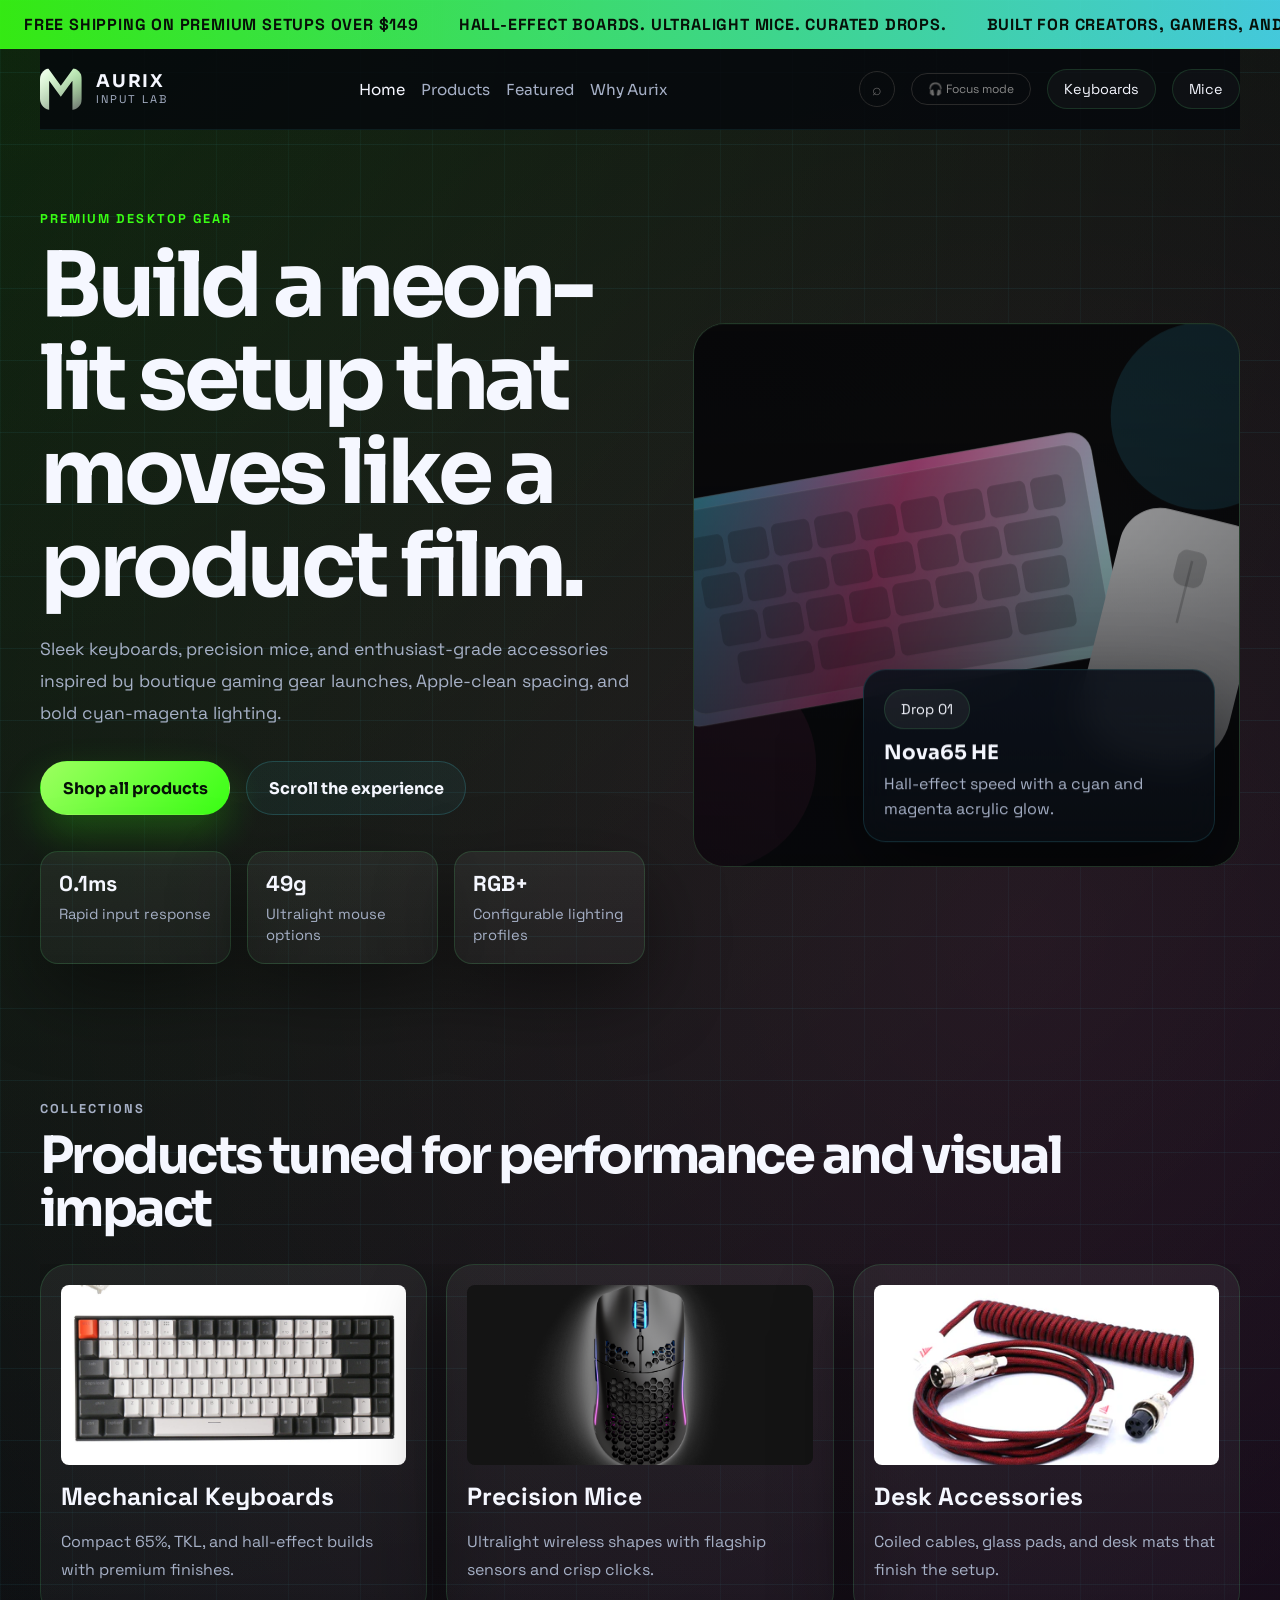
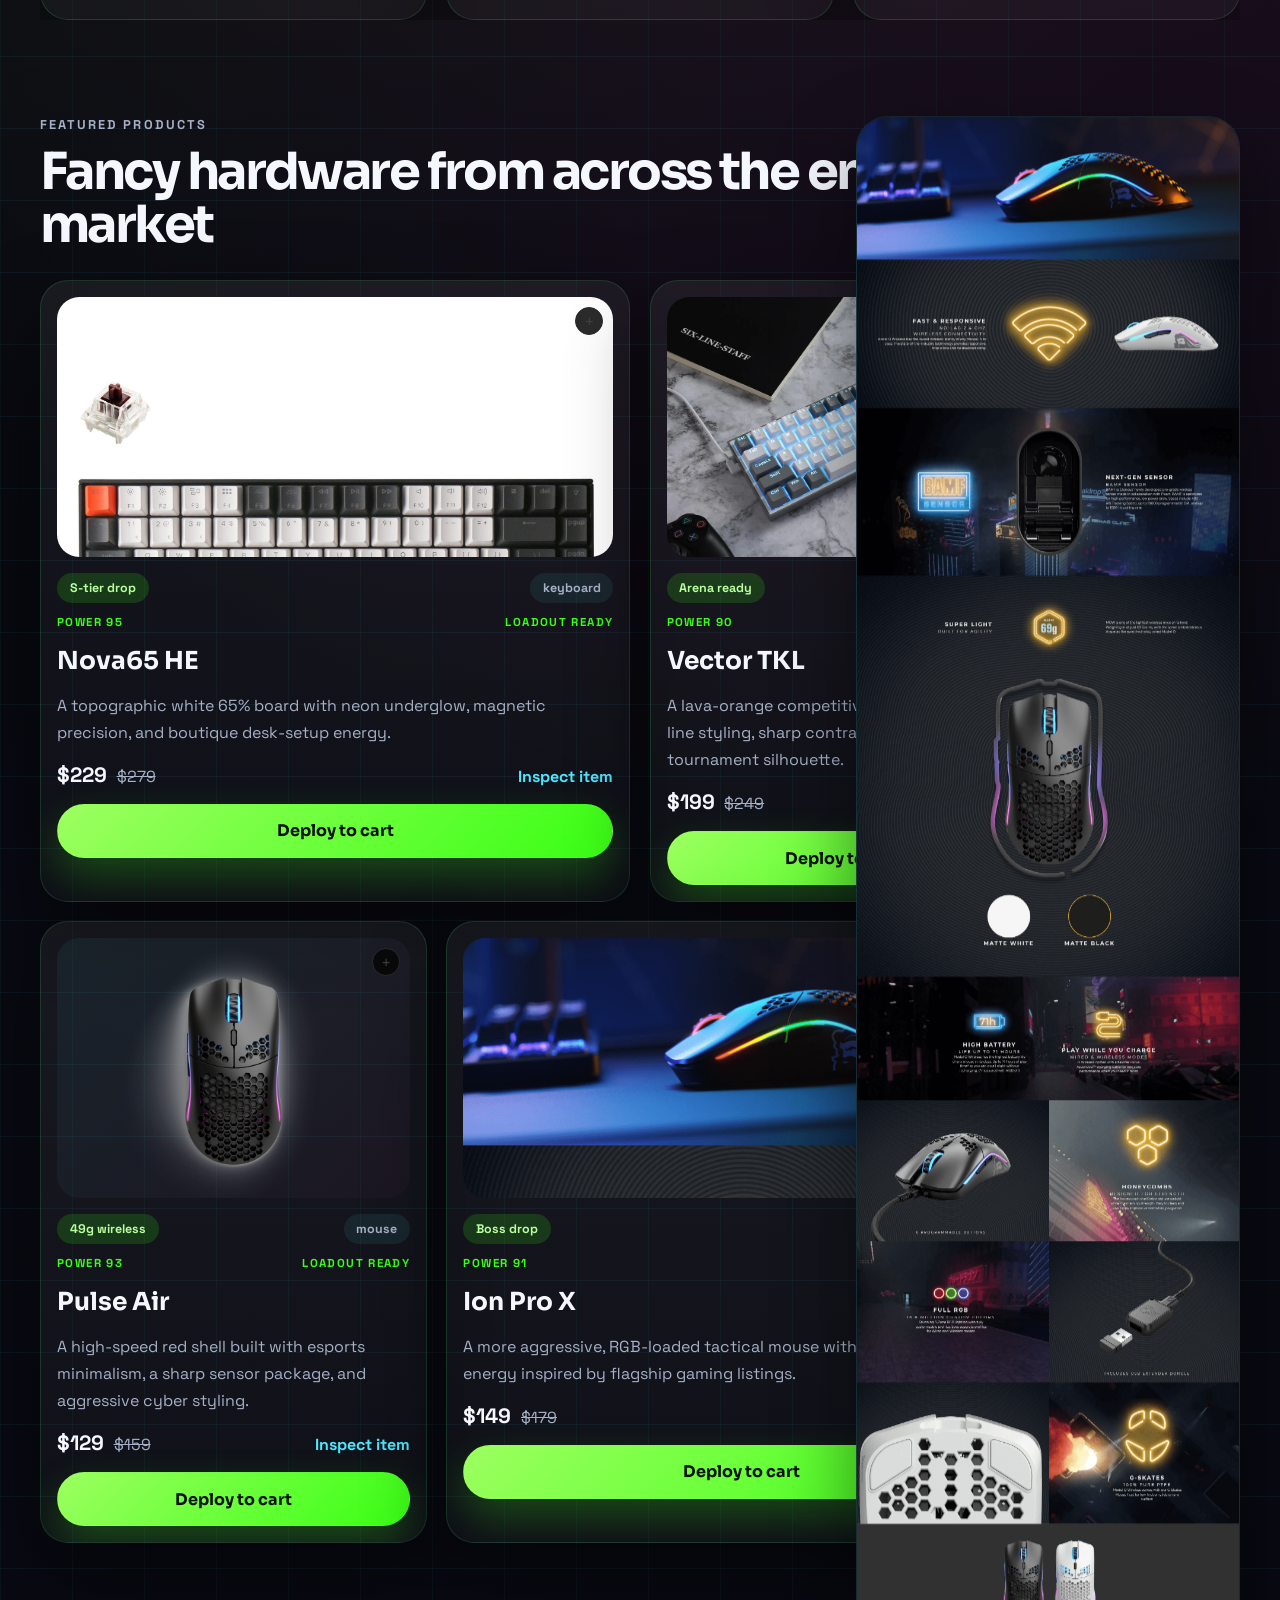
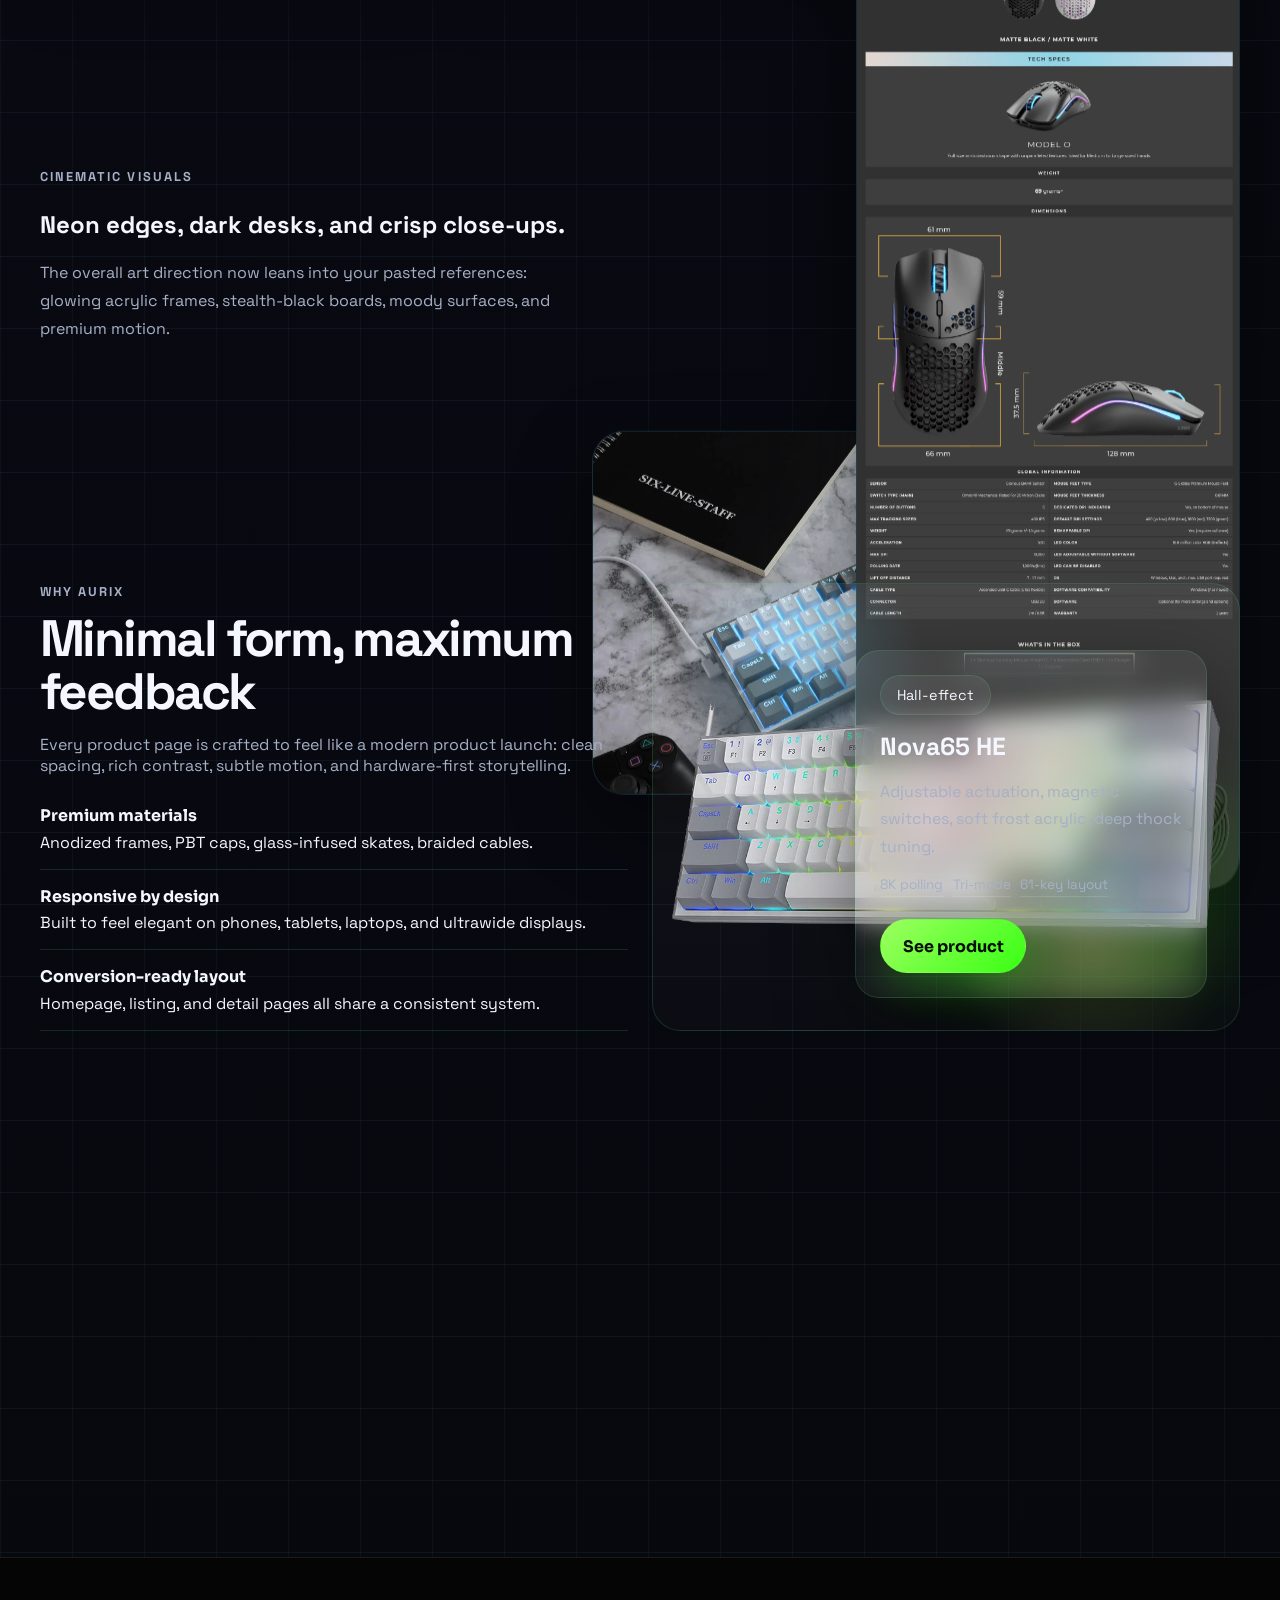
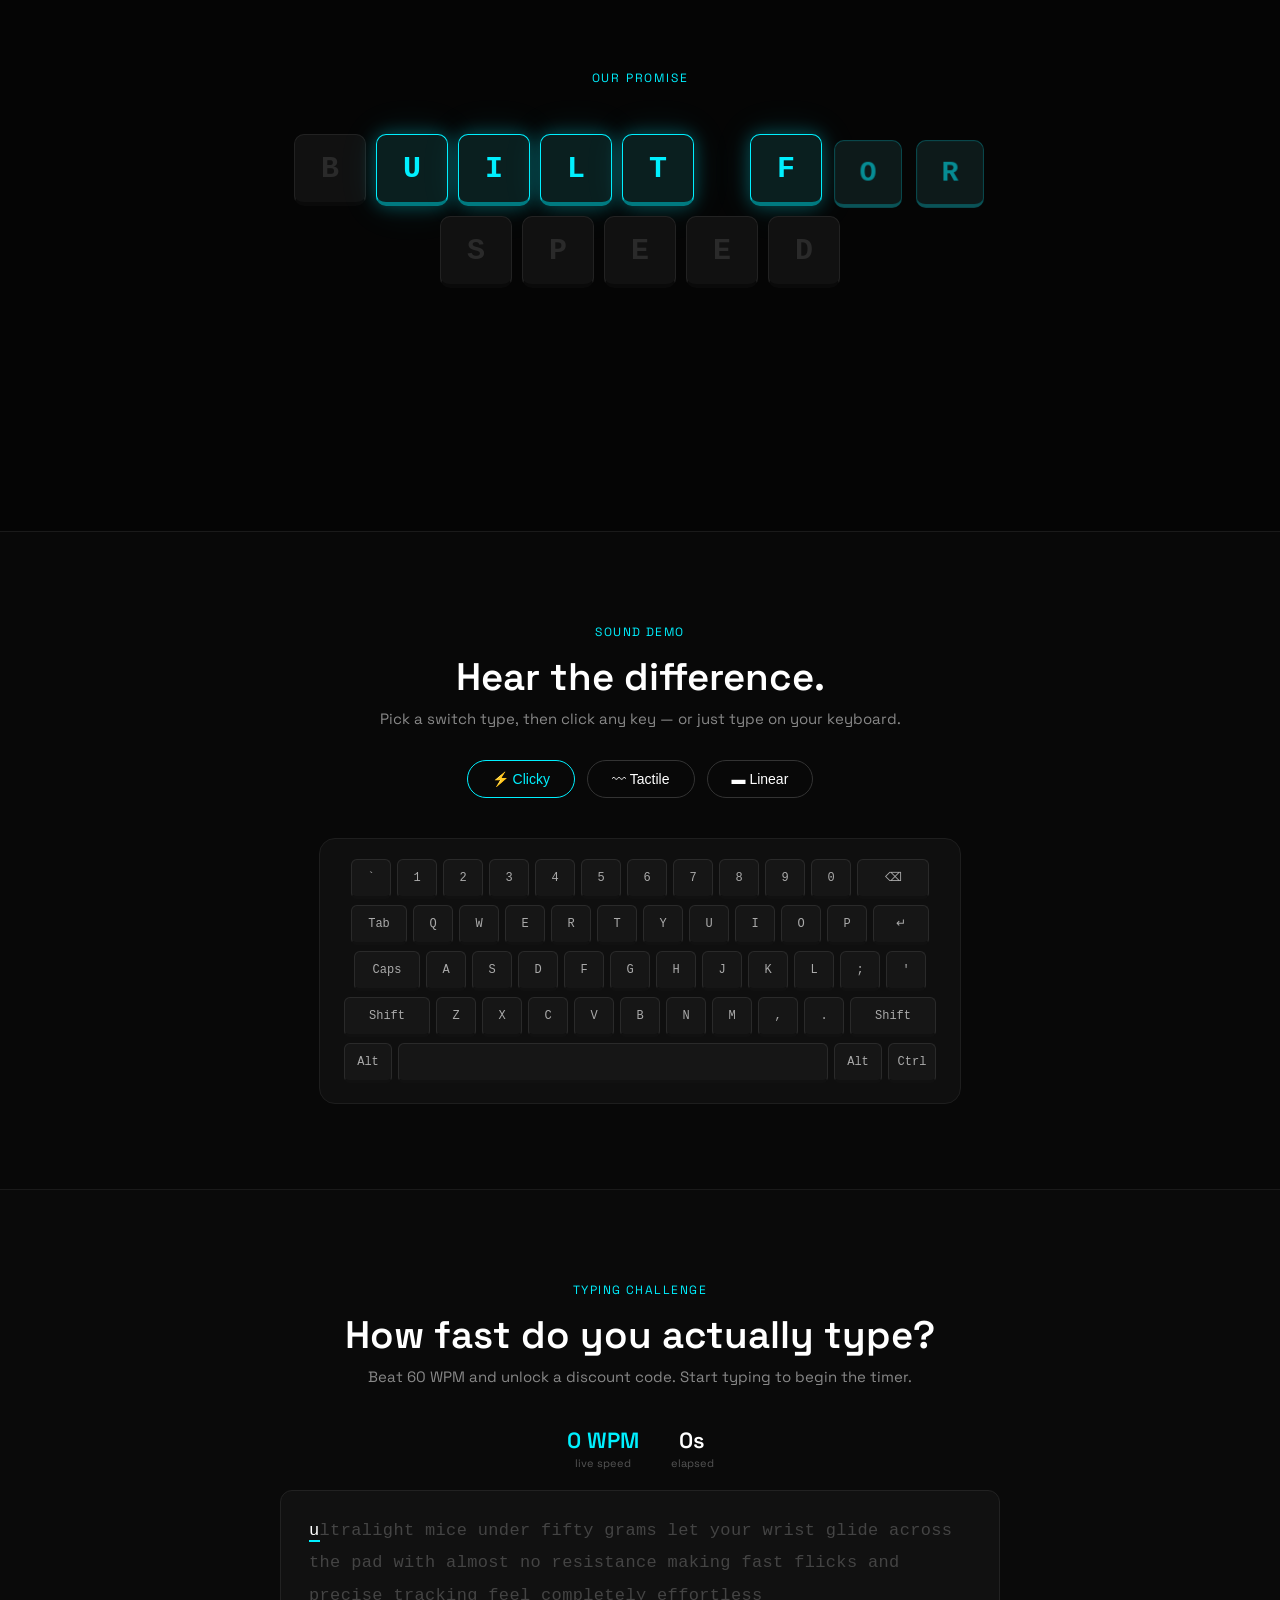
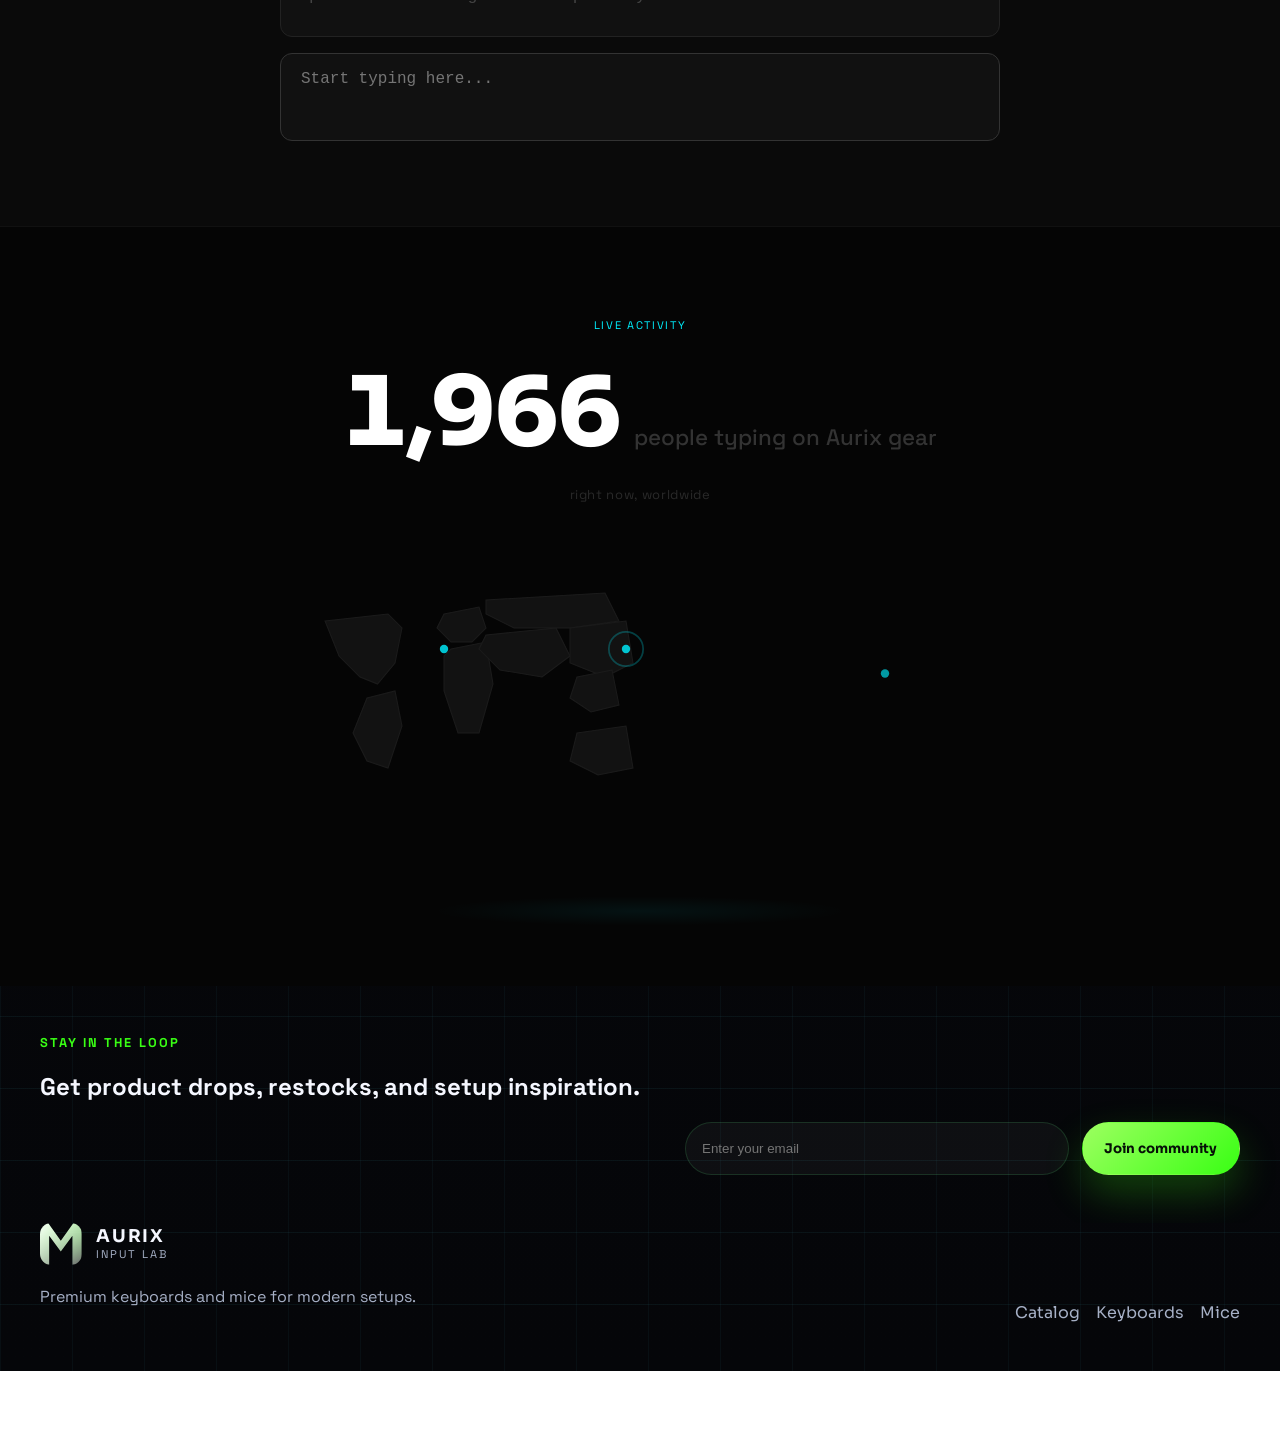
<file: index.html>
<!DOCTYPE html>
<html lang="en">
  <head>
    <link rel="icon" href="data:image/svg+xml,<svg xmlns='http://www.w3.org/2000/svg' viewBox='0 0 100 100'><rect width='100' height='100' rx='18' fill='%23111'/><rect x='20' y='25' width='60' height='50' rx='8' fill='none' stroke='%2300f0ff' stroke-width='6'/><rect x='35' y='40' width='14' height='14' rx='3' fill='%2300f0ff'/><rect x='55' y='40' width='14' height='14' rx='3' fill='%2300f0ff'/><rect x='35' y='58' width='34' height='10' rx='3' fill='%2300f0ff'/></svg>" />
    <meta charset="UTF-8" />
    <meta name="viewport" content="width=device-width, initial-scale=1.0" />
    <title>Aurix Input | Premium Keyboards & Mice</title>
    <meta
      name="description"
      content="Discover premium keyboards and gaming mice with sleek design, precision engineering, and enthusiast-grade performance."
    />
    <link rel="preconnect" href="https://fonts.googleapis.com" />
    <link rel="preconnect" href="https://fonts.gstatic.com" crossorigin />
    <link
      href="https://fonts.googleapis.com/css2?family=Space+Grotesk:wght@400;500;700&family=Sora:wght@400;600;700;800&display=swap"
      rel="stylesheet"
    />
    <link rel="stylesheet" href="assets/css/styles.css" />
  </head>
  <body data-page="home">
    <div class="site-shell">
      <header class="topbar">
        <div class="ticker">
          <span>Free shipping on premium setups over $149</span>
          <span>Hall-effect boards. Ultralight mice. Curated drops.</span>
          <span>Built for creators, gamers, and minimalist desks.</span>
        </div>
      </header>

      <nav class="navbar">
        <a class="brand" href="index.html" aria-label="Aurix Input home">
          <span class="brand-mark"></span>
          <span class="brand-copy">
            <strong>AURIX</strong>
            <small>INPUT LAB</small>
          </span>
        </a>

        <button class="menu-toggle" aria-expanded="false" aria-label="Toggle menu">
          <span></span><span></span>
        </button>

        <div class="nav-links">
          <a href="index.html" class="is-active">Home</a>
          <a href="products.html">Products</a>
          <a href="#featured">Featured</a>
          <a href="#story">Why Aurix</a>
        </div>

<div class="nav-actions">
  <button id="ambient-btn" style="
    background: transparent;
    border: 1px solid #2a2a2a;
    color: #888;
    padding: 7px 16px;
    border-radius: 999px;
    font-size: 12px;
    font-family: 'Space Grotesk', sans-serif;
    cursor: none;
    transition: border-color 0.3s, color 0.3s, box-shadow 0.3s;
    white-space: nowrap;
  ">🎧 Focus mode</button>
  <a class="nav-pill" href="products.html?category=keyboard">Keyboards</a>
  <a class="nav-pill" href="products.html?category=mouse">Mice</a>
</div>
      </nav>

      <main>
        <section class="hero">
          <div class="hero-copy reveal">
            <p class="eyebrow">Premium desktop gear</p>
            <h1>Build a neon-lit setup that moves like a product film.</h1>
            <p class="hero-text">
              Sleek keyboards, precision mice, and enthusiast-grade accessories
              inspired by boutique gaming gear launches, Apple-clean spacing,
              and bold cyan-magenta lighting.
            </p>
            <div class="hero-cta">
              <a class="button button-primary" href="products.html">Shop all products</a>
              <a class="button button-secondary" href="#experience">Scroll the experience</a>
            </div>
            <ul class="hero-stats">
              <li><strong>0.1ms</strong><span>Rapid input response</span></li>
              <li><strong>49g</strong><span>Ultralight mouse options</span></li>
              <li><strong>RGB+</strong><span>Configurable lighting profiles</span></li>
            </ul>
          </div>

          <div class="hero-visual reveal" data-parallax="0.08">
            <div class="orb orb-one"></div>
            <div class="orb orb-two"></div>
            <div class="device-stage">
              <video
                class="hero-video"
                autoplay
                muted
                loop
                playsinline
                preload="metadata"
                poster="assets/images/setup-hero.svg"
              >
                <source src="assets/ui-1.mp4" type="video/mp4" />
              </video>
              <div class="hero-overlay-card glass-card">
                <span class="chip">Drop 01</span>
                <strong>Nova65 HE</strong>
                <p>Hall-effect speed with a cyan and magenta acrylic glow.</p>
              </div>
            </div>
          </div>
        </section>

        <section id="experience" class="section immersive reveal" style="display:none">
          <div class="section-heading split">
            <div>
              <p class="eyebrow">Interactive showcase</p>
              <h2>Scroll through the hero products like a launch campaign</h2>
            </div>
            <p class="section-note">Each step updates the active product story.</p>
          </div>

          <div class="experience-layout">
            
            <div class="experience-steps">
              <article class="story-step glass-card is-active" data-product="nova65-he">
                <span class="story-index">01</span>
                <h3>Nova65 HE</h3>
                <p>RGB acrylic layers, magnetic precision, and a statement desk presence.</p>
                <ul>
                  <li>0.1mm to 4.0mm adjustable actuation</li>
                  <li>8K wired polling for fast response</li>
                  <li>Frosted side glow inspired by your reference shots</li>
                </ul>
              </article>

              <article class="story-step glass-card" data-product="vector-tkl">
                <span class="story-index">02</span>
                <h3>Vector TKL</h3>
                <p>A darker competitive setup with a sharper silhouette and more serious mood.</p>
                <ul>
                  <li>Tenkeyless frame for more mouse room</li>
                  <li>Cool neon edge-lighting on a blackout body</li>
                  <li>Launch-page style presentation for esports gear</li>
                </ul>
              </article>
          
              <article class="story-step glass-card" data-product="pulse-air">
                <span class="story-index">03</span>
                <h3>Pulse Air</h3>
                <p>Ultralight mouse storytelling built around shape, shell, and sensor confidence.</p>
                <ul>
                  <li>49g shell with balanced center mass</li>
                  <li>4K wireless polling compatible</li>
                  <li>Flagship optical sensor with motion sync</li>
                  <li>Textured grip zones and PTFE skates</li>
                </ul>
              </article>
            </div>
        
          </div>
        </section>

        <section class="section categories reveal">
          <div class="section-heading">
            <p class="eyebrow">Collections</p>
            <h2>Products tuned for performance and visual impact</h2>
          </div>
          <div class="category-grid">
            <a class="category-card" href="products.html?category=keyboard">
              <div class="category-art">
                <img src="assets/product-images/Keyboard 1.jpg" alt="Mechanical keyboard collection" />
              </div>
              <h3>Mechanical Keyboards</h3>
              <p>Compact 65%, TKL, and hall-effect builds with premium finishes.</p>
            </a>
            <a class="category-card" href="products.html?category=mouse">
              <div class="category-art">
                <img src="assets/product-images/ion-pro-main.png" alt="Gaming mouse collection" />
              </div>
              <h3>Precision Mice</h3>
              <p>Ultralight wireless shapes with flagship sensors and crisp clicks.</p>
            </a>
            <a class="category-card" href="products.html?category=accessory">
              <div class="category-art">
                <img src="assets/product-images/Cable 1.webp" alt="Desk accessory collection" />
              </div>
              <h3>Desk Accessories</h3>
              <p>Coiled cables, glass pads, and desk mats that finish the setup.</p>
            </a>
          </div>
        </section>

        <section id="featured" class="section reveal">
          <div class="section-heading split">
            <div>
              <p class="eyebrow">Featured products</p>
              <h2>Fancy hardware from across the enthusiast market</h2>
            </div>
            <a class="text-link" href="products.html">View full catalog</a>
          </div>
          <div class="product-grid featured-grid" data-featured-grid></div>
        </section>

        <section class="section product-marquee reveal">
          <div class="marquee-copy">
            <p class="eyebrow">Cinematic visuals</p>
            <h2>Neon edges, dark desks, and crisp close-ups.</h2>
            <p>
              The overall art direction now leans into your pasted references:
              glowing acrylic frames, stealth-black boards, moody surfaces,
              and premium motion.
            </p>
          </div>
          <div class="marquee-stack">
            <div class="marquee-panel glass-card" data-parallax="0.12">
              <img src="assets/product-images/Keyboard 3.jpg" alt="Keyboard hero visual" />
            </div>
            <div class="marquee-panel glass-card marquee-panel--offset" data-parallax="0.18">
              <img src="assets/product-images/Mouse 2.1.png" alt="Mouse hero visual" />
            </div>
          </div>
        </section>

        <section id="story" class="section story-section reveal">
          <div class="story-copy">
            <p class="eyebrow">Why Aurix</p>
            <h2>Minimal form, maximum feedback</h2>
            <p>
              Every product page is crafted to feel like a modern product launch:
              clean spacing, rich contrast, subtle motion, and hardware-first storytelling.
            </p>
            <div class="story-points">
              <article>
                <strong>Premium materials</strong>
                <span>Anodized frames, PBT caps, glass-infused skates, braided cables.</span>
              </article>
              <article>
                <strong>Responsive by design</strong>
                <span>Built to feel elegant on phones, tablets, laptops, and ultrawide displays.</span>
              </article>
              <article>
                <strong>Conversion-ready layout</strong>
                <span>Homepage, listing, and detail pages all share a consistent system.</span>
              </article>
            </div>
          </div>
          <div class="story-panel">
            <div class="panel-glow"></div>
            <img
              class="story-showcase"
              src="assets/product-images/Keyboard 2.jpg"
              alt="Featured premium keyboard"
            />
            <div class="story-card">
              <span class="chip">Hall-effect</span>
              <h3>Nova65 HE</h3>
              <p>Adjustable actuation, magnetic switches, soft frost acrylic, deep thock tuning.</p>
              <div class="mini-specs">
                <span>8K polling</span>
                <span>Tri-mode</span>
                <span>61-key layout</span>
              </div>
              <a class="button button-primary" href="product.html?slug=nova65-he">See product</a>
            </div>
          </div>
        </section>

        <section class="section spotlight reveal">
          <div class="spotlight-card glass-card" data-tilt>
            <div class="spotlight-copy">
              <p class="eyebrow">Setup spotlight</p>
              <h2>Pair a statement keyboard with a featherweight mouse.</h2>
              <p>
                Create a cohesive desk with coordinated colorways, low-latency gear, and
                accessories that look custom-built for your space.
              </p>
              <a class="button button-secondary" href="products.html?tag=wireless">Browse wireless gear</a>
            </div>
            
          </div>
        </section>
 <!-- SCROLL STORY SECTION -->
<section id="scroll-story-section" style="padding: 100px 24px; background: #050505; border-top: 1px solid #1a1a1a; text-align: center; overflow: hidden;">

  <p style="font-size: 12px; letter-spacing: 0.15em; color: #00f0ff; text-transform: uppercase; margin-bottom: 48px;">Our promise</p>

  <!-- Line 1: BUILT FOR -->
  <div style="display: flex; justify-content: center; gap: 10px; flex-wrap: wrap; margin-bottom: 10px;">
    <div class="story-key" data-char="B">B</div>
    <div class="story-key" data-char="U">U</div>
    <div class="story-key" data-char="I">I</div>
    <div class="story-key" data-char="L">L</div>
    <div class="story-key" data-char="T">T</div>
    <div class="story-key story-key-space"></div>
    <div class="story-key" data-char="F">F</div>
    <div class="story-key" data-char="O">O</div>
    <div class="story-key" data-char="R">R</div>
  </div>

  <!-- Line 2: SPEED -->
  <div style="display: flex; justify-content: center; gap: 10px; flex-wrap: wrap; margin-bottom: 56px;">
    <div class="story-key" data-char="S">S</div>
    <div class="story-key" data-char="P">P</div>
    <div class="story-key" data-char="E">E</div>
    <div class="story-key" data-char="E">E</div>
    <div class="story-key" data-char="D">D</div>
  </div>

  <!-- Subtext that fades in after keys finish -->
  <p class="story-subtext" style="
    font-size: clamp(14px, 2vw, 17px);
    color: #555;
    max-width: 500px;
    margin: 0 auto;
    line-height: 1.7;
    opacity: 0;
    transform: translateY(12px);
    transition: opacity 0.8s ease 1.6s, transform 0.8s ease 1.6s;
  ">
    Every product we make is engineered around one obsession —
    removing every millisecond of friction between your intention and your action.
  </p>

</section>

<style>
  .story-key {
    width: clamp(44px, 7vw, 72px);
    height: clamp(44px, 7vw, 72px);
    background: #111;
    border: 1.5px solid #222;
    border-bottom: 4px solid #0a0a0a;
    border-radius: 10px;
    display: flex;
    align-items: center;
    justify-content: center;
    font-size: clamp(18px, 3.5vw, 30px);
    font-weight: 700;
    color: #2a2a2a;
    font-family: monospace;
    transition: transform 0.12s ease, background 0.2s ease, color 0.2s ease, border-color 0.2s ease, box-shadow 0.3s ease;
    will-change: transform;
  }

  .story-key-space {
    background: transparent !important;
    border: none !important;
    box-shadow: none !important;
    width: clamp(20px, 3vw, 36px);
  }

  /* Key pressing down */
  .story-key-press {
    transform: translateY(4px) scale(0.94);
    background: #0d1a1a;
    border-color: #00f0ff44;
    color: #00f0ff88;
  }

  /* Key lit up after press */
  .story-key-lit {
    background: #0a1f1f;
    border-color: #00f0ff;
    border-bottom-color: #007a80;
    color: #00f0ff;
    box-shadow: 0 0 18px rgba(0, 240, 255, 0.3), 0 0 40px rgba(0, 240, 255, 0.1);
  }

  /* Subtext visible state — triggered by JS */
  .story-subtext-visible {
    opacity: 1 !important;
    transform: translateY(0) !important;
  }
</style>       
<!-- SOUND DEMO SECTION -->
<section id="sound-demo-section" style="padding: 80px 24px; background: #080808; border-top: 1px solid #1a1a1a; text-align: center;">
  <p style="font-size: 12px; letter-spacing: 0.12em; color: #00f0ff; text-transform: uppercase; margin-bottom: 12px;">Sound demo</p>
  <h2 style="font-size: clamp(1.6rem, 4vw, 2.4rem); font-weight: 600; color: #fff; margin: 0 0 8px;">Hear the difference.</h2>
  <p style="color: #888; font-size: 15px; margin: 0 0 32px;">Pick a switch type, then click any key — or just type on your keyboard.</p>

  <!-- Switch type selector -->
  <div style="display: flex; justify-content: center; gap: 12px; margin-bottom: 40px; flex-wrap: wrap;">
    <button class="sound-switch-btn active-switch" data-switch="clicky"
      style="padding: 10px 24px; border-radius: 999px; border: 1px solid #333; background: transparent; color: #fff; font-size: 14px; cursor: none; transition: all 0.2s;">
      ⚡ Clicky
    </button>
    <button class="sound-switch-btn" data-switch="tactile"
      style="padding: 10px 24px; border-radius: 999px; border: 1px solid #333; background: transparent; color: #fff; font-size: 14px; cursor: none; transition: all 0.2s;">
      〰 Tactile
    </button>
    <button class="sound-switch-btn" data-switch="linear"
      style="padding: 10px 24px; border-radius: 999px; border: 1px solid #333; background: transparent; color: #fff; font-size: 14px; cursor: none; transition: all 0.2s;">
      ▬ Linear
    </button>
  </div>

  <!-- Keyboard layout -->
  <div style="display: inline-block; background: #0f0f0f; border: 1px solid #1e1e1e; border-radius: 16px; padding: 20px 24px; max-width: 100%; overflow-x: auto;">

    <!-- Row 1: numbers -->
    <div style="display: flex; gap: 6px; margin-bottom: 6px; justify-content: center;">
      <div class="sound-key" data-key="`">`</div>
      <div class="sound-key" data-key="1">1</div>
      <div class="sound-key" data-key="2">2</div>
      <div class="sound-key" data-key="3">3</div>
      <div class="sound-key" data-key="4">4</div>
      <div class="sound-key" data-key="5">5</div>
      <div class="sound-key" data-key="6">6</div>
      <div class="sound-key" data-key="7">7</div>
      <div class="sound-key" data-key="8">8</div>
      <div class="sound-key" data-key="9">9</div>
      <div class="sound-key" data-key="0">0</div>
      <div class="sound-key sound-key-wide" data-key="BACKSPACE" style="min-width: 72px;">⌫</div>
    </div>

    <!-- Row 2: QWERTY -->
    <div style="display: flex; gap: 6px; margin-bottom: 6px; justify-content: center;">
      <div class="sound-key sound-key-wide" data-key="TAB" style="min-width: 56px;">Tab</div>
      <div class="sound-key" data-key="Q">Q</div>
      <div class="sound-key" data-key="W">W</div>
      <div class="sound-key" data-key="E">E</div>
      <div class="sound-key" data-key="R">R</div>
      <div class="sound-key" data-key="T">T</div>
      <div class="sound-key" data-key="Y">Y</div>
      <div class="sound-key" data-key="U">U</div>
      <div class="sound-key" data-key="I">I</div>
      <div class="sound-key" data-key="O">O</div>
      <div class="sound-key" data-key="P">P</div>
      <div class="sound-key sound-key-wide" data-key="ENTER" style="min-width: 56px;">↵</div>
    </div>

    <!-- Row 3: ASDF -->
    <div style="display: flex; gap: 6px; margin-bottom: 6px; justify-content: center;">
      <div class="sound-key sound-key-wide" data-key="CAPS" style="min-width: 66px;">Caps</div>
      <div class="sound-key" data-key="A">A</div>
      <div class="sound-key" data-key="S">S</div>
      <div class="sound-key" data-key="D">D</div>
      <div class="sound-key" data-key="F">F</div>
      <div class="sound-key" data-key="G">G</div>
      <div class="sound-key" data-key="H">H</div>
      <div class="sound-key" data-key="J">J</div>
      <div class="sound-key" data-key="K">K</div>
      <div class="sound-key" data-key="L">L</div>
      <div class="sound-key" data-key=";">;</div>
      <div class="sound-key" data-key="'">'</div>
    </div>

    <!-- Row 4: ZXCV -->
    <div style="display: flex; gap: 6px; margin-bottom: 6px; justify-content: center;">
      <div class="sound-key sound-key-wide" data-key="SHIFT" style="min-width: 86px;">Shift</div>
      <div class="sound-key" data-key="Z">Z</div>
      <div class="sound-key" data-key="X">X</div>
      <div class="sound-key" data-key="C">C</div>
      <div class="sound-key" data-key="V">V</div>
      <div class="sound-key" data-key="B">B</div>
      <div class="sound-key" data-key="N">N</div>
      <div class="sound-key" data-key="M">M</div>
      <div class="sound-key" data-key=",">,</div>
      <div class="sound-key" data-key=".">.</div>
      <div class="sound-key sound-key-wide" data-key="SHIFT" style="min-width: 86px;">Shift</div>
    </div>

    <!-- Row 5: spacebar -->
    <div style="display: flex; gap: 6px; justify-content: center;">
      <div class="sound-key sound-key-wide" data-key="ALT" style="min-width: 48px;">Alt</div>
      <div class="sound-key sound-key-wide" data-key=" " style="min-width: 280px; flex-grow: 1;"></div>
      <div class="sound-key sound-key-wide" data-key="ALT" style="min-width: 48px;">Alt</div>
      <div class="sound-key sound-key-wide" data-key="CTRL" style="min-width: 48px;">Ctrl</div>
    </div>
  </div>
</section>

<style>
  .sound-key {
    min-width: 40px;
    height: 40px;
    background: #161616;
    border: 1px solid #2a2a2a;
    border-bottom: 3px solid #111;
    border-radius: 6px;
    display: flex;
    align-items: center;
    justify-content: center;
    font-size: 12px;
    color: #aaa;
    cursor: none;
    user-select: none;
    transition: transform 0.1s ease, background 0.1s, border-color 0.1s;
    font-family: monospace;
    padding: 0 8px;
    box-sizing: border-box;
  }
  .sound-key:hover {
    background: #1e1e1e;
    color: #fff;
    border-color: #444;
  }
  .active-switch {
    border-color: #00f0ff !important;
    color: #00f0ff !important;
  }
</style>
        <!-- WPM CHALLENGE SECTION -->
<section id="wpm-challenge" style="padding: 80px 24px; text-align: center; background: #0a0a0a; border-top: 1px solid #1a1a1a;">
  <p style="font-size: 12px; letter-spacing: 0.12em; color: #00f0ff; text-transform: uppercase; margin-bottom: 12px;">Typing challenge</p>
  <h2 style="font-size: clamp(1.6rem, 4vw, 2.4rem); font-weight: 600; color: #fff; margin: 0 0 8px;">How fast do you actually type?</h2>
  <p style="color: #888; font-size: 15px; margin: 0 0 40px;">Beat 60 WPM and unlock a discount code. Start typing to begin the timer.</p>

  <div style="max-width: 720px; margin: 0 auto;">

    <!-- Live stats bar -->
    <div style="display: flex; justify-content: center; gap: 32px; margin-bottom: 20px;">
      <div style="text-align: center;">
        <div id="aurix-wpm-live" style="font-size: 22px; font-weight: 600; color: #00f0ff;">0 WPM</div>
        <div style="font-size: 11px; color: #555; margin-top: 2px;">live speed</div>
      </div>
      <div style="text-align: center;">
        <div id="aurix-wpm-timer" style="font-size: 22px; font-weight: 600; color: #fff;">0s</div>
        <div style="font-size: 11px; color: #555; margin-top: 2px;">elapsed</div>
      </div>
    </div>

    <!-- Prompt display -->
    <div id="aurix-wpm-display" style="
      background: #111;
      border: 1px solid #222;
      border-radius: 12px;
      padding: 24px 28px;
      font-size: 17px;
      line-height: 1.9;
      text-align: left;
      letter-spacing: 0.02em;
      margin-bottom: 16px;
      min-height: 90px;
      font-family: monospace;
    "></div>

    <!-- Input -->
    <textarea id="aurix-wpm-input"
      placeholder="Start typing here..."
      rows="3"
      style="
        width: 100%;
        background: #111;
        border: 1px solid #333;
        border-radius: 12px;
        padding: 16px 20px;
        font-size: 16px;
        color: #fff;
        resize: none;
        outline: none;
        font-family: monospace;
        box-sizing: border-box;
        transition: border-color 0.2s;
      "
      onfocus="this.style.borderColor='#00f0ff'"
      onblur="this.style.borderColor='#333'"
    ></textarea>

    <!-- Result box -->
    <div id="aurix-wpm-result" style="display: none; margin-top: 24px;"></div>
  </div>
</section>

<!-- Confetti keyframe -->
<style>
  @keyframes wpm-fall {
    0%   { transform: translateY(0) rotate(0deg);   opacity: 1; }
    100% { transform: translateY(100vh) rotate(720deg); opacity: 0; }
  }
  .wpm-char       { transition: color 0.05s; }
  .wpm-correct    { color: #34d399; }
  .wpm-wrong      { color: #f87171; background: rgba(248,113,113,0.15); border-radius: 2px; }
  .wpm-cursor     { color: #fff; border-bottom: 2px solid #00f0ff; }
  .wpm-dim        { color: #444; }

  .wpm-result-inner { padding: 28px; background: #111; border: 1px solid #222; border-radius: 12px; }
  .wpm-stat-row   { display: flex; justify-content: center; gap: 40px; margin-bottom: 24px; flex-wrap: wrap; }
  .wpm-stat       { display: flex; flex-direction: column; align-items: center; gap: 4px; }
  .wpm-big        { font-size: 32px; font-weight: 700; color: #fff; }
  .wpm-label      { font-size: 12px; color: #555; letter-spacing: 0.08em; }

  .wpm-win        { background: rgba(0,240,255,0.06); border: 1px solid rgba(0,240,255,0.2); border-radius: 10px; padding: 20px; margin-bottom: 20px; }
  .wpm-win-title  { font-size: 13px; color: #00f0ff; letter-spacing: 0.1em; text-transform: uppercase; margin-bottom: 10px; }
  .wpm-code       { font-size: 28px; font-weight: 700; color: #fff; letter-spacing: 0.18em; font-family: monospace; margin-bottom: 8px; }
  .wpm-win-sub    { font-size: 13px; color: #666; }

  .wpm-try-again  { padding: 16px; border: 1px dashed #333; border-radius: 10px; margin-bottom: 20px; }
  .wpm-try-text   { color: #888; font-size: 14px; }
  .wpm-try-text strong { color: #fff; }

  .wpm-retry-btn  {
    background: transparent;
    border: 1px solid #333;
    color: #888;
    padding: 10px 28px;
    border-radius: 8px;
    font-size: 14px;
    cursor: none;
    transition: border-color 0.2s, color 0.2s;
  }
  .wpm-retry-btn:hover { border-color: #00f0ff; color: #00f0ff; }
</style>

        <!-- LIVE COUNTER SECTION -->
<section style="padding: 80px 24px; background: #050505; border-top: 1px solid #111; text-align: center;">
  <p style="font-size: 11px; letter-spacing: 0.15em; color: #00f0ff; text-transform: uppercase; margin-bottom: 20px;">Live activity</p>

  <div style="display: flex; align-items: baseline; justify-content: center; gap: 14px; margin-bottom: 8px; flex-wrap: wrap;">
    <span id="aurix-live-count" style="font-family: 'Sora', sans-serif; font-size: clamp(3rem, 8vw, 6rem); font-weight: 800; color: #fff; letter-spacing: -0.02em; font-variant-numeric: tabular-nums;"></span>
    <span style="font-size: clamp(1rem, 2vw, 1.4rem); color: #333; font-weight: 500;">people typing on Aurix gear</span>
  </div>

  <p style="color: #2a2a2a; font-size: 13px; margin-bottom: 48px; letter-spacing: 0.05em;">right now, worldwide</p>

  <!-- World map SVG -->
  <div style="max-width: 700px; margin: 0 auto; position: relative;">
    <svg id="aurix-world-svg"
      viewBox="0 0 200 100"
      xmlns="http://www.w3.org/2000/svg"
      style="width: 100%; opacity: 0.9;"
    >
      <!-- Simplified world landmasses -->
      <!-- North America -->
      <path d="M10 20 L28 18 L32 22 L30 32 L25 38 L20 36 L14 30 Z" fill="#141414" stroke="#1e1e1e" stroke-width="0.3"/>
      <!-- South America -->
      <path d="M22 42 L30 40 L32 50 L28 62 L22 60 L18 52 Z" fill="#141414" stroke="#1e1e1e" stroke-width="0.3"/>
      <!-- Europe -->
      <path d="M44 18 L54 16 L56 22 L52 26 L46 26 L42 22 Z" fill="#141414" stroke="#1e1e1e" stroke-width="0.3"/>
      <!-- Africa -->
      <path d="M46 28 L56 26 L58 38 L54 52 L48 52 L44 40 L44 30 Z" fill="#141414" stroke="#1e1e1e" stroke-width="0.3"/>
      <!-- Russia / Asia top -->
      <path d="M56 14 L90 12 L94 20 L80 22 L64 22 L56 18 Z" fill="#141414" stroke="#1e1e1e" stroke-width="0.3"/>
      <!-- Middle East / South Asia -->
      <path d="M56 24 L76 22 L80 30 L72 36 L60 34 L54 28 Z" fill="#141414" stroke="#1e1e1e" stroke-width="0.3"/>
      <!-- East Asia -->
      <path d="M80 22 L96 20 L98 32 L90 36 L80 32 Z" fill="#141414" stroke="#1e1e1e" stroke-width="0.3"/>
      <!-- Southeast Asia -->
      <path d="M82 36 L92 34 L94 44 L86 46 L80 42 Z" fill="#141414" stroke="#1e1e1e" stroke-width="0.3"/>
      <!-- Australia -->
      <path d="M82 52 L96 50 L98 62 L88 64 L80 60 Z" fill="#141414" stroke="#1e1e1e" stroke-width="0.3"/>
    </svg>

    <!-- Glow under map -->
    <div style="position: absolute; bottom: -20px; left: 50%; transform: translateX(-50%); width: 60%; height: 30px; background: radial-gradient(ellipse, rgba(0,240,255,0.06) 0%, transparent 70%); pointer-events: none;"></div>
  </div>
</section>
        <section class="section  reveal">
          <div>
            <p class="eyebrow">Stay in the loop</p>
            <h2>Get product drops, restocks, and setup inspiration.</h2>
          </div>
          <form class="newsletter-form">
            <input type="email" placeholder="Enter your email" aria-label="Email address" />
            <button type="submit" class="button button-primary">Join community</button>
          </form>
        </section>
      </main>

      <footer class="footer">
        <div>
          <a class="brand brand-footer" href="index.html">
            <span class="brand-mark"></span>
            <span class="brand-copy">
              <strong>AURIX</strong>
              <small>INPUT LAB</small>
            </span>
          </a>
          <p>Premium keyboards and mice for modern setups.</p>
        </div>
        <div class="footer-links">
          <a href="products.html">Catalog</a>
          <a href="products.html?category=keyboard">Keyboards</a>
          <a href="products.html?category=mouse">Mice</a>
        </div>
      </footer>
    </div>

    <script src="assets/js/products.js"></script>
    <script src="assets/js/main.js"></script>
    <script src="assets/js/cursor-trail.js"></script>
    <script src="assets/js/magnetic.js"></script>
    <script src="assets/js/wpm.js"></script>
    <script src="assets/js/sound-demo.js"></script>
    <script src="assets/js/scroll-story.js"></script>
    <script src="assets/js/live-counter.js"></script>
    <script src="assets/js/ambient.js"></script>
    <script src="assets/js/compare.js"></script>
    <script src="assets/js/search.js"></script>

  </body>
</html>
</file>
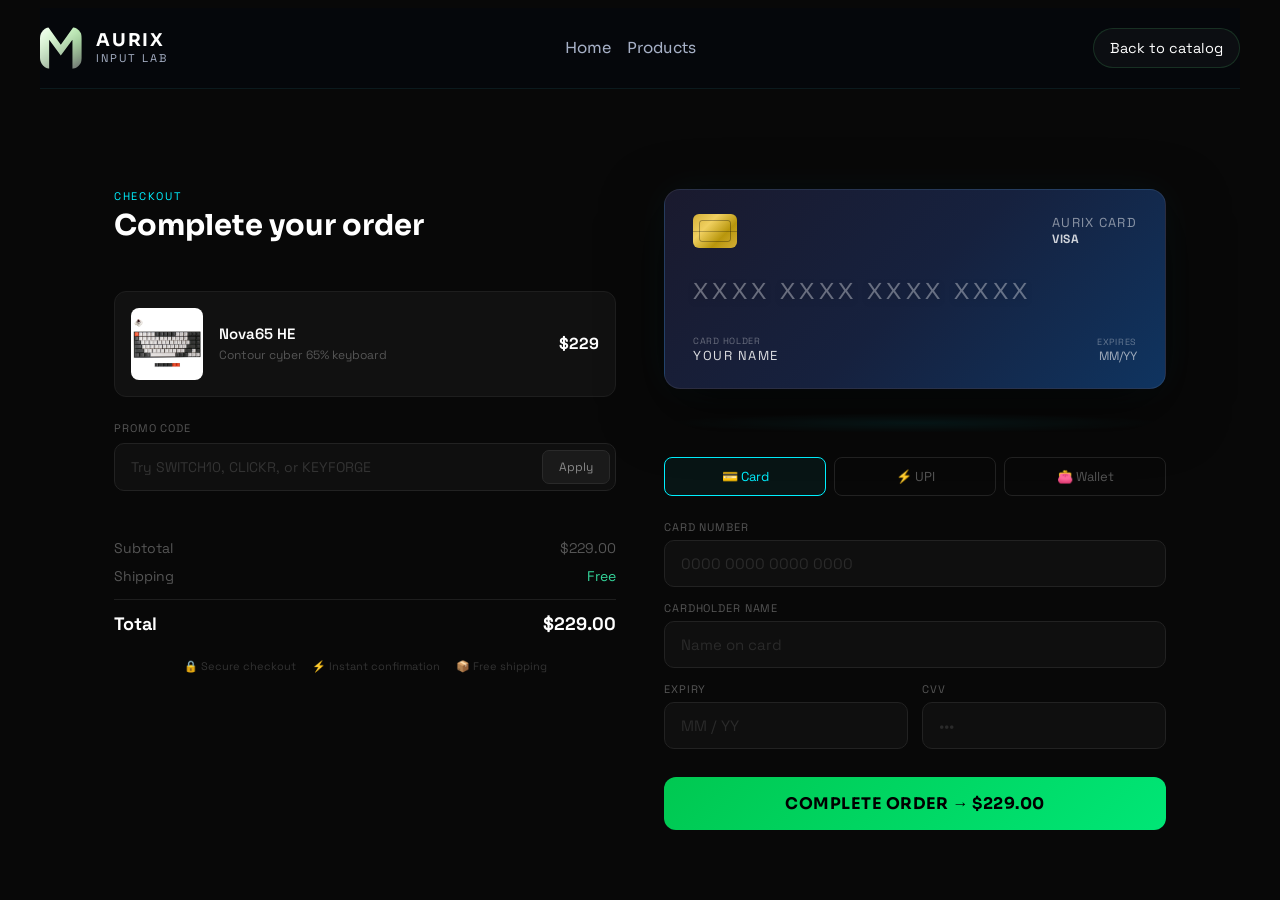
<file: checkout.html>
<!DOCTYPE html>
<html lang="en">
<head>
  <meta charset="UTF-8" />
  <meta name="viewport" content="width=device-width, initial-scale=1.0" />
  <title>Checkout | Aurix Input Lab</title>
  <link rel="preconnect" href="https://fonts.googleapis.com" />
  <link rel="preconnect" href="https://fonts.gstatic.com" crossorigin />
  <link href="https://fonts.googleapis.com/css2?family=Space+Grotesk:wght@400;500;700&family=Sora:wght@400;600;700;800&display=swap" rel="stylesheet" />
  <link rel="stylesheet" href="assets/css/styles.css" />
  <style>
    *, *::before, *::after { box-sizing: border-box; margin: 0; padding: 0; }
    body { background: #080808; color: #fff; font-family: 'Space Grotesk', sans-serif; min-height: 100vh; }

    .checkout-wrap {
      max-width: 1100px; margin: 0 auto; padding: 100px 24px 60px;
      display: grid; grid-template-columns: 1fr 1fr; gap: 48px;
    }
    @media (max-width: 768px) { .checkout-wrap { grid-template-columns: 1fr; padding-top: 80px; } }

    /* ── LEFT: Order Summary ── */
    .order-summary { display: flex; flex-direction: column; gap: 24px; }
    .order-label { font-size: 11px; letter-spacing: 0.15em; text-transform: uppercase; color: #00f0ff; margin-bottom: 4px; }
    .order-title { font-family: 'Sora', sans-serif; font-size: 1.8rem; font-weight: 700; margin-bottom: 24px; }

    .order-item {
      display: flex; gap: 16px; align-items: center;
      background: #111; border: 1px solid #1e1e1e; border-radius: 12px; padding: 16px;
    }
    .order-item-img { width: 72px; height: 72px; border-radius: 8px; object-fit: contain; background: #0a0a0a; flex-shrink: 0; }
    .order-item-info { flex: 1; }
    .order-item-name { font-weight: 600; font-size: 15px; margin-bottom: 4px; }
    .order-item-sub { font-size: 12px; color: #555; }
    .order-item-price { font-weight: 700; font-size: 16px; color: #fff; }

    .promo-wrap { position: relative; }
    .promo-input {
      width: 100%; background: #0f0f0f; border: 1px solid #222;
      border-radius: 10px; padding: 14px 110px 14px 16px;
      font-size: 14px; color: #fff; font-family: 'Space Grotesk', sans-serif;
      outline: none; transition: border-color 0.2s; letter-spacing: 0.08em;
      text-transform: uppercase;
    }
    .promo-input:focus { border-color: #00f0ff; }
    .promo-input::placeholder { text-transform: none; letter-spacing: 0; color: #333; }
    .promo-btn {
      position: absolute; right: 6px; top: 50%; transform: translateY(-50%);
      background: #1a1a1a; border: 1px solid #2a2a2a; color: #888;
      padding: 8px 16px; border-radius: 7px; font-size: 12px; cursor: pointer;
      font-family: 'Space Grotesk', sans-serif; transition: all 0.2s;
    }
    .promo-btn:hover { border-color: #00f0ff; color: #00f0ff; }
    .promo-msg { font-size: 12px; margin-top: 8px; height: 16px; transition: color 0.3s; }
    .promo-msg.success { color: #34d399; }
    .promo-msg.error { color: #f87171; }

    .price-breakdown { display: flex; flex-direction: column; gap: 10px; }
    .price-row { display: flex; justify-content: space-between; font-size: 14px; color: #555; }
    .price-row.total { color: #fff; font-weight: 700; font-size: 18px; border-top: 1px solid #1e1e1e; padding-top: 12px; margin-top: 4px; }
    .price-row .strike { text-decoration: line-through; color: #333; }
    #discount-row { display: none; color: #34d399; }

    /* ── RIGHT: Payment ── */
    .payment-side { display: flex; flex-direction: column; gap: 24px; }

    /* Card Visualizer */
    .card-scene { perspective: 1000px; height: 200px; margin-bottom: 8px; }
    .card-3d {
      width: 100%; height: 200px; position: relative;
      transform-style: preserve-3d; transition: transform 0.6s ease;
    }
    .card-3d.flipped { transform: rotateY(180deg); }

    .card-face {
      position: absolute; inset: 0; border-radius: 16px;
      backface-visibility: hidden; -webkit-backface-visibility: hidden;
      padding: 24px 28px; display: flex; flex-direction: column; justify-content: space-between;
      overflow: hidden;
    }
    .card-front {
      background: linear-gradient(135deg, #1a1a2e 0%, #16213e 50%, #0f3460 100%);
      border: 1px solid rgba(255,255,255,0.08);
      box-shadow: 0 20px 60px rgba(0,0,0,0.6), 0 0 40px rgba(0,240,255,0.05);
    }
    .card-back {
      background: linear-gradient(135deg, #0f0f1a 0%, #1a1a2e 100%);
      border: 1px solid rgba(255,255,255,0.06);
      transform: rotateY(180deg);
    }

    /* Chip */
    .card-chip {
      width: 44px; height: 34px; background: linear-gradient(135deg, #d4af37, #f0d060, #b8960c, #d4af37);
      border-radius: 6px; position: relative; flex-shrink: 0;
    }
    .card-chip::before {
      content: ''; position: absolute; inset: 6px;
      border: 1px solid rgba(0,0,0,0.3); border-radius: 3px;
    }
    .card-chip::after {
      content: ''; position: absolute; top: 50%; left: 0; right: 0;
      height: 1px; background: rgba(0,0,0,0.25);
    }
    .card-top-row { display: flex; justify-content: space-between; align-items: flex-start; }
    .card-brand { font-size: 13px; color: rgba(255,255,255,0.5); letter-spacing: 0.1em; }
    .card-network { font-size: 12px; font-weight: 700; color: rgba(255,255,255,0.8); letter-spacing: 0.05em; }

    .card-number-display {
      font-family: 'Sora', monospace; font-size: clamp(16px, 3vw, 22px);
      letter-spacing: 0.2em; color: #fff; text-shadow: 0 2px 8px rgba(0,0,0,0.5);
    }
    .card-number-display span { opacity: 0.35; }

    .card-bottom-row { display: flex; justify-content: space-between; align-items: flex-end; }
    .card-holder-name { font-size: 13px; text-transform: uppercase; letter-spacing: 0.12em; color: rgba(255,255,255,0.85); }
    .card-expiry { font-size: 12px; color: rgba(255,255,255,0.6); }
    .card-expiry-label { font-size: 9px; color: rgba(255,255,255,0.35); text-transform: uppercase; letter-spacing: 0.08em; }

    /* Back face */
    .card-stripe { height: 42px; background: #000; margin: 20px -28px; }
    .card-cvv-row { display: flex; align-items: center; gap: 12px; padding-top: 8px; }
    .card-cvv-bar { flex: 1; height: 36px; background: rgba(255,255,255,0.9); border-radius: 4px; display: flex; align-items: center; padding: 0 12px; }
    .card-cvv-display { font-family: monospace; font-size: 16px; color: #111; letter-spacing: 0.2em; }
    .card-cvv-label { font-size: 10px; color: rgba(255,255,255,0.4); letter-spacing: 0.08em; }

    /* Glow under card */
    .card-glow {
      height: 20px; margin-top: -8px;
      background: radial-gradient(ellipse at center, rgba(0,240,255,0.08) 0%, transparent 70%);
    }

    /* Method tabs */
    .method-tabs { display: flex; gap: 8px; }
    .method-tab {
      flex: 1; padding: 10px; border: 1px solid #222; border-radius: 8px;
      background: transparent; color: #555; font-size: 13px; cursor: pointer;
      font-family: 'Space Grotesk', sans-serif; transition: all 0.2s; text-align: center;
    }
    .method-tab.active { border-color: #00f0ff; color: #00f0ff; background: rgba(0,240,255,0.05); }
    .method-tab:hover:not(.active) { border-color: #333; color: #888; }

    /* Form */
    .form-panel { display: none; flex-direction: column; gap: 14px; }
    .form-panel.active { display: flex; }

    .form-group { display: flex; flex-direction: column; gap: 6px; }
    .form-row { display: grid; grid-template-columns: 1fr 1fr; gap: 14px; }
    .form-label { font-size: 11px; color: #555; letter-spacing: 0.08em; text-transform: uppercase; }
    .form-input {
      background: #0f0f0f; border: 1px solid #222; border-radius: 10px;
      padding: 13px 16px; font-size: 15px; color: #fff;
      font-family: 'Space Grotesk', sans-serif; outline: none; transition: border-color 0.2s;
      width: 100%;
    }
    .form-input:focus { border-color: #00f0ff; }
    .form-input::placeholder { color: #2a2a2a; }

    /* UPI Panel */
    .upi-wrap { display: flex; flex-direction: column; gap: 12px; }
    .upi-input-wrap { position: relative; }
    .upi-lightning {
      position: absolute; left: 14px; top: 50%; transform: translateY(-50%);
      font-size: 16px; pointer-events: none;
    }
    .upi-input { padding-left: 38px !important; }

    /* Wallet grid */
    .wallet-grid { display: grid; grid-template-columns: repeat(3, 1fr); gap: 10px; }
    .wallet-option {
      border: 1px solid #1e1e1e; border-radius: 10px; padding: 16px 12px;
      text-align: center; cursor: pointer; transition: all 0.2s; background: #0f0f0f;
    }
    .wallet-option:hover { border-color: #d4af37; box-shadow: 0 0 16px rgba(212,175,55,0.12); }
    .wallet-option.selected { border-color: #d4af37; background: rgba(212,175,55,0.05); }
    .wallet-icon { font-size: 24px; margin-bottom: 6px; }
    .wallet-name { font-size: 11px; color: #555; }

    /* Submit button */
    .submit-btn {
      width: 100%; padding: 16px; border-radius: 12px;
      background: linear-gradient(135deg, #00c851, #00e676);
      border: none; color: #000; font-weight: 700; font-size: 16px;
      font-family: 'Sora', sans-serif; cursor: pointer; letter-spacing: 0.03em;
      transition: transform 0.15s, box-shadow 0.2s; margin-top: 4px;
    }
    .submit-btn:hover { transform: translateY(-1px); box-shadow: 0 8px 24px rgba(0,200,81,0.3); }
    .submit-btn:active { transform: translateY(0); }

    /* ── PROCESSING OVERLAY ── */
    .processing-overlay {
      position: fixed; inset: 0; background: rgba(0,0,0,0.92);
      z-index: 9999; display: none; flex-direction: column;
      align-items: center; justify-content: center; gap: 32px;
    }
    .processing-overlay.show { display: flex; }
    .pay-keys { display: flex; gap: 14px; }
    .pay-key {
      width: 72px; height: 72px; background: #111; border: 1.5px solid #222;
      border-bottom: 5px solid #080808; border-radius: 12px;
      display: flex; align-items: center; justify-content: center;
      font-family: 'Sora', sans-serif; font-size: 28px; font-weight: 700; color: #333;
      transition: transform 0.1s, background 0.1s, border-color 0.1s, color 0.1s;
    }
    .pay-key.press {
      transform: translateY(4px);
      background: #1a1200; border-color: #d4af37; color: #d4af37;
      box-shadow: 0 0 20px rgba(212,175,55,0.3);
    }
    .processing-copy { font-size: 15px; color: #555; letter-spacing: 0.05em; }
    .processing-copy strong { color: #888; }

    /* ── SUCCESS OVERLAY ── */
    .success-overlay {
      position: fixed; inset: 0; background: #060606;
      z-index: 10000; display: none; flex-direction: column;
      align-items: center; justify-content: center; gap: 20px; text-align: center;
      padding: 24px;
    }
    .success-overlay.show { display: flex; }
    .success-icon { font-size: 48px; animation: pop-in 0.4s cubic-bezier(0.34,1.56,0.64,1) both; }
    .success-title { font-family: 'Sora', sans-serif; font-size: 2rem; font-weight: 700; }
    .success-order { font-size: 13px; color: #555; margin-top: -8px; }
    .success-order strong { color: #00f0ff; font-family: monospace; letter-spacing: 0.1em; }
    .success-msg { color: #555; font-size: 14px; max-width: 340px; line-height: 1.6; }
    .success-btn {
      margin-top: 16px; padding: 12px 32px; border-radius: 999px;
      background: transparent; border: 1px solid #2a2a2a; color: #888;
      font-family: 'Space Grotesk', sans-serif; font-size: 14px; cursor: pointer;
      transition: all 0.2s;
    }
    .success-btn:hover { border-color: #00f0ff; color: #00f0ff; }

    @keyframes pop-in {
      from { transform: scale(0); opacity: 0; }
      to   { transform: scale(1); opacity: 1; }
    }

    /* Emoji confetti */
    .emoji-confetti {
      position: fixed; pointer-events: none; z-index: 10001;
      font-size: 28px; animation: emoji-burst linear forwards;
    }
    @keyframes emoji-burst {
      0%   { transform: translate(-50%,-50%) scale(0) rotate(0deg); opacity: 1; }
      20%  { transform: translate(var(--tx), var(--ty1)) scale(1.2) rotate(var(--rot)); opacity: 1; }
      100% { transform: translate(var(--tx), var(--ty2)) scale(0.6) rotate(var(--rot2)); opacity: 0; }
    }

    /* Trust badges */
    .trust-row { display: flex; gap: 16px; justify-content: center; flex-wrap: wrap; }
    .trust-badge { display: flex; align-items: center; gap: 6px; font-size: 11px; color: #333; }
  </style>
</head>
<body data-page="checkout">

  <!-- Processing overlay -->
  <div class="processing-overlay" id="processing-overlay">
    <div class="pay-keys">
      <div class="pay-key" id="key-p">P</div>
      <div class="pay-key" id="key-a">A</div>
      <div class="pay-key" id="key-y">Y</div>
      <div class="pay-key" id="key-enter">↵</div>
    </div>
    <p class="processing-copy">Please don't press <strong>any keys.</strong></p>
  </div>

  <!-- Success overlay -->
  <div class="success-overlay" id="success-overlay">
    <div id="confetti-stage"></div>
    <div class="success-icon">✅</div>
    <h1 class="success-title">Order confirmed.</h1>
    <p class="success-order">Order ID: <strong id="order-id"></strong></p>
    <p class="success-msg">Your gear is being prepared. You'll receive a confirmation at your email shortly.</p>
    <button class="success-btn" onclick="window.location.href='index.html'">↩ Back to store</button>
  </div>

  <!-- Nav -->
  <nav class="navbar navbar-inner">
    <a class="brand" href="index.html" aria-label="Aurix Input home">
      <span class="brand-mark"></span>
      <span class="brand-copy"><strong>AURIX</strong><small>INPUT LAB</small></span>
    </a>
    <div class="nav-links">
      <a href="index.html">Home</a>
      <a href="products.html">Products</a>
    </div>
    <div class="nav-actions">
      <a class="nav-pill" href="products.html">Back to catalog</a>
    </div>
  </nav>

  <div class="checkout-wrap">

    <!-- LEFT: Order Summary -->
    <div class="order-summary">
      <div>
        <p class="order-label">Checkout</p>
        <h1 class="order-title">Complete your order</h1>
      </div>

      <!-- Product item -->
      <div class="order-item">
        <img class="order-item-img" id="order-img" src="assets/product-images/Keyboard 1.jpg" alt="Product" />
        <div class="order-item-info">
          <div class="order-item-name" id="order-name">Nova65 HE</div>
          <div class="order-item-sub" id="order-sub">Contour cyber 65% keyboard</div>
        </div>
        <div class="order-item-price" id="order-item-price">$229</div>
      </div>

      <!-- Promo code -->
      <div>
        <div class="form-label" style="margin-bottom:8px;">Promo code</div>
        <div class="promo-wrap">
          <input class="promo-input" id="promo-input" placeholder="Try SWITCH10, CLICKR, or KEYFORGE" maxlength="16" />
          <button class="promo-btn" id="promo-btn">Apply</button>
        </div>
        <div class="promo-msg" id="promo-msg"></div>
      </div>

      <!-- Price breakdown -->
      <div class="price-breakdown">
        <div class="price-row"><span>Subtotal</span><span id="subtotal-val">$229.00</span></div>
        <div class="price-row" id="discount-row"><span>Discount</span><span id="discount-val" style="color:#34d399">-$0.00</span></div>
        <div class="price-row"><span>Shipping</span><span style="color:#34d399">Free</span></div>
        <div class="price-row total"><span>Total</span><span id="total-val">$229.00</span></div>
      </div>

      <!-- Trust badges -->
      <div class="trust-row">
        <div class="trust-badge">🔒 Secure checkout</div>
        <div class="trust-badge">⚡ Instant confirmation</div>
        <div class="trust-badge">📦 Free shipping</div>
      </div>
    </div>

    <!-- RIGHT: Payment -->
    <div class="payment-side">

      <!-- Card visualizer -->
      <div class="card-scene">
        <div class="card-3d" id="card-3d">

          <!-- Front -->
          <div class="card-face card-front">
            <div class="card-top-row">
              <div class="card-chip"></div>
              <div>
                <div class="card-brand">AURIX CARD</div>
                <div class="card-network" id="card-network">VISA</div>
              </div>
            </div>
            <div class="card-number-display" id="card-number-display">
              <span>XXXX</span> <span>XXXX</span> <span>XXXX</span> <span>XXXX</span>
            </div>
            <div class="card-bottom-row">
              <div>
                <div class="card-expiry-label">Card Holder</div>
                <div class="card-holder-name" id="card-name-display">YOUR NAME</div>
              </div>
              <div style="text-align:right">
                <div class="card-expiry-label">Expires</div>
                <div class="card-expiry" id="card-expiry-display">MM/YY</div>
              </div>
            </div>
          </div>

          <!-- Back -->
          <div class="card-face card-back">
            <div class="card-stripe"></div>
            <div class="card-cvv-row">
              <div class="card-cvv-bar">
                <span class="card-cvv-display" id="card-cvv-display">•••</span>
              </div>
              <div class="card-cvv-label">CVV</div>
            </div>
          </div>

        </div>
      </div>
      <div class="card-glow"></div>

      <!-- Payment method tabs -->
      <div class="method-tabs">
        <button class="method-tab active" data-method="card">💳 Card</button>
        <button class="method-tab" data-method="upi">⚡ UPI</button>
        <button class="method-tab" data-method="wallet">👛 Wallet</button>
      </div>

      <!-- Card form -->
      <div class="form-panel active" id="panel-card">
        <div class="form-group">
          <label class="form-label">Card number</label>
          <input class="form-input" id="card-number" placeholder="0000 0000 0000 0000" maxlength="19" inputmode="numeric" />
        </div>
        <div class="form-group">
          <label class="form-label">Cardholder name</label>
          <input class="form-input" id="card-name" placeholder="Name on card" />
        </div>
        <div class="form-row">
          <div class="form-group">
            <label class="form-label">Expiry</label>
            <input class="form-input" id="card-expiry" placeholder="MM / YY" maxlength="7" inputmode="numeric" />
          </div>
          <div class="form-group">
            <label class="form-label">CVV</label>
            <input class="form-input" id="card-cvv" placeholder="•••" maxlength="4" inputmode="numeric" type="password" />
          </div>
        </div>
      </div>

      <!-- UPI form -->
      <div class="form-panel" id="panel-upi">
        <div class="form-group">
          <label class="form-label">UPI ID</label>
          <div class="upi-input-wrap">
            <span class="upi-lightning">⚡</span>
            <input class="form-input upi-input" placeholder="yourname@upi" />
          </div>
        </div>
        <div class="form-group">
          <label class="form-label">Or scan QR</label>
          <div style="background:#0f0f0f;border:1px solid #1e1e1e;border-radius:10px;padding:24px;text-align:center;color:#333;font-size:13px;">
            QR code will appear here at a real payment gateway
          </div>
        </div>
      </div>

      <!-- Wallet form -->
      <div class="form-panel" id="panel-wallet">
        <div class="form-label" style="margin-bottom:8px;">Select wallet</div>
        <div class="wallet-grid">
          <div class="wallet-option" onclick="selectWallet(this)">
            <div class="wallet-icon">🅿️</div>
            <div class="wallet-name">PayPal</div>
          </div>
          <div class="wallet-option" onclick="selectWallet(this)">
            <div class="wallet-icon">🍎</div>
            <div class="wallet-name">Apple Pay</div>
          </div>
          <div class="wallet-option" onclick="selectWallet(this)">
            <div class="wallet-icon">🔵</div>
            <div class="wallet-name">GPay</div>
          </div>
          <div class="wallet-option" onclick="selectWallet(this)">
            <div class="wallet-icon">🟣</div>
            <div class="wallet-name">PhonePe</div>
          </div>
          <div class="wallet-option" onclick="selectWallet(this)">
            <div class="wallet-icon">🟡</div>
            <div class="wallet-name">Paytm</div>
          </div>
          <div class="wallet-option" onclick="selectWallet(this)">
            <div class="wallet-icon">⚡</div>
            <div class="wallet-name">Amazon Pay</div>
          </div>
        </div>
      </div>

      <!-- Submit -->
      <button class="submit-btn" id="submit-btn">COMPLETE ORDER → $229.00</button>

    </div>
  </div>

  <script src="assets/js/products.js"></script>
  <script>
  (function () {

    // ── Product from URL ──
    const params = new URLSearchParams(window.location.search);
    const slug = params.get('slug') || 'nova65-he';
    const product = window.AurixCatalog
      ? window.AurixCatalog.find(p => p.slug === slug) || window.AurixCatalog[0]
      : null;

    let basePrice = product ? product.price : 229;
    let discountRate = 0;

    if (product) {
      document.getElementById('order-name').textContent = product.name;
      document.getElementById('order-sub').textContent = product.tagline;
      document.getElementById('order-item-price').textContent = '$' + product.price;
      document.getElementById('order-img').src = product.image;
      document.getElementById('order-img').alt = product.name;
      basePrice = product.price;
    }

    // ── Pricing ──
    const CODES = { 'SWITCH10': 0.10, 'CLICKR': 0.15, 'KEYFORGE': 0.20 };

    function getTotal() { return basePrice * (1 - discountRate); }
    function fmt(n) { return '$' + n.toFixed(2); }

    function updatePrices() {
      const total = getTotal();
      document.getElementById('subtotal-val').textContent = fmt(basePrice);
      document.getElementById('total-val').textContent = fmt(total);
      document.getElementById('submit-btn').textContent = `COMPLETE ORDER → ${fmt(total)}`;

      if (discountRate > 0) {
        document.getElementById('discount-row').style.display = 'flex';
        document.getElementById('discount-val').textContent = '-' + fmt(basePrice * discountRate);
      } else {
        document.getElementById('discount-row').style.display = 'none';
      }
    }

    updatePrices();

    // Promo code
    document.getElementById('promo-btn').addEventListener('click', () => {
      const code = document.getElementById('promo-input').value.trim().toUpperCase();
      const msg = document.getElementById('promo-msg');
      if (CODES[code]) {
        discountRate = CODES[code];
        msg.textContent = `✓ ${Math.round(discountRate * 100)}% discount applied!`;
        msg.className = 'promo-msg success';
        updatePrices();
        // Brief flash on total
        const tv = document.getElementById('total-val');
        tv.style.color = '#34d399';
        setTimeout(() => { tv.style.color = ''; }, 800);
      } else {
        msg.textContent = '✗ Invalid code. Try SWITCH10, CLICKR, or KEYFORGE.';
        msg.className = 'promo-msg error';
      }
    });

    document.getElementById('promo-input').addEventListener('keydown', (e) => {
      if (e.key === 'Enter') document.getElementById('promo-btn').click();
    });

    // ── Card visualizer ──
    const cardNumber = document.getElementById('card-number');
    const cardName   = document.getElementById('card-name');
    const cardExpiry = document.getElementById('card-expiry');
    const cardCvv    = document.getElementById('card-cvv');
    const card3d     = document.getElementById('card-3d');

    function formatDisplay(raw) {
      const v = raw.replace(/\D/g, '').substring(0, 16);
      const groups = [];
      for (let i = 0; i < 4; i++) {
        const chunk = v.substring(i * 4, i * 4 + 4);
        groups.push(chunk || '');
      }
      return groups;
    }

    function getNetwork(raw) {
      const n = raw.replace(/\D/g, '');
      if (n.startsWith('4')) return 'VISA';
      if (n.startsWith('5')) return 'MASTERCARD';
      if (n.startsWith('3')) return 'AMEX';
      if (n.startsWith('6')) return 'RUPAY';
      return 'CARD';
    }

    cardNumber.addEventListener('input', function () {
      // Format input
      const raw = this.value.replace(/\D/g, '').substring(0, 16);
      const formatted = raw.match(/.{1,4}/g)?.join(' ') || raw;
      this.value = formatted;

      // Update display
      const groups = formatDisplay(raw);
      document.getElementById('card-number-display').innerHTML = groups.map(g => {
        const padded = g + 'X'.repeat(4 - g.length);
        const colored = g + `<span>${'X'.repeat(4 - g.length)}</span>`;
        return colored;
      }).join(' ');

      document.getElementById('card-network').textContent = getNetwork(raw);
    });

    cardName.addEventListener('input', function () {
      document.getElementById('card-name-display').textContent =
        this.value.toUpperCase() || 'YOUR NAME';
    });

    cardExpiry.addEventListener('input', function () {
      let raw = this.value.replace(/\D/g, '').substring(0, 4);
      if (raw.length >= 3) raw = raw.substring(0, 2) + ' / ' + raw.substring(2);
      this.value = raw;
      document.getElementById('card-expiry-display').textContent =
        raw || 'MM/YY';
    });

    cardCvv.addEventListener('focus', () => card3d.classList.add('flipped'));
    cardCvv.addEventListener('blur',  () => card3d.classList.remove('flipped'));
    cardCvv.addEventListener('input', function () {
      document.getElementById('card-cvv-display').textContent =
        '•'.repeat(this.value.length) || '•••';
    });

    // ── Method tabs ──
    document.querySelectorAll('.method-tab').forEach(tab => {
      tab.addEventListener('click', function () {
        document.querySelectorAll('.method-tab').forEach(t => t.classList.remove('active'));
        document.querySelectorAll('.form-panel').forEach(p => p.classList.remove('active'));
        this.classList.add('active');
        document.getElementById('panel-' + this.dataset.method).classList.add('active');
      });
    });

    // ── Wallet selection ──
    window.selectWallet = function(el) {
      document.querySelectorAll('.wallet-option').forEach(w => w.classList.remove('selected'));
      el.classList.add('selected');
    };

    // ── Processing ceremony ──
    function runProcessing() {
      const overlay = document.getElementById('processing-overlay');
      overlay.classList.add('show');
      const keys = ['key-p', 'key-a', 'key-y', 'key-enter'];

      keys.forEach((id, i) => {
        setTimeout(() => {
          const el = document.getElementById(id);
          el.classList.add('press');
          setTimeout(() => el.classList.remove('press'), 180);
        }, i * 380);

        // Second pass
        setTimeout(() => {
          const el = document.getElementById(id);
          el.classList.add('press');
          setTimeout(() => el.classList.remove('press'), 180);
        }, 1600 + i * 300);
      });

      setTimeout(() => {
        overlay.classList.remove('show');
        showSuccess();
      }, 3200);
    }

    // ── Success + Confetti ──
    function generateOrderId() {
      return 'KF-' + Math.random().toString(36).substring(2, 8).toUpperCase();
    }

    function launchConfetti() {
      const emojis = ['⌨️', '🖱️', '⚡', '⌨️', '🖱️', '⚡', '✨', '🎉'];
      const stage = document.getElementById('confetti-stage');
      const cx = window.innerWidth / 2;
      const cy = window.innerHeight / 2;

      for (let i = 0; i < 24; i++) {
        setTimeout(() => {
          const el = document.createElement('div');
          el.className = 'emoji-confetti';
          el.textContent = emojis[Math.floor(Math.random() * emojis.length)];
          const angle = (Math.random() * 360) * (Math.PI / 180);
          const dist = 80 + Math.random() * 180;
          const tx = Math.cos(angle) * dist + 'px';
          const ty1 = (Math.sin(angle) * dist - 60) + 'px';
          const ty2 = (Math.sin(angle) * dist + 200) + 'px';
          const rot = (Math.random() * 360 - 180) + 'deg';
          const rot2 = (Math.random() * 720 - 360) + 'deg';
          el.style.cssText += `
            left: ${cx}px; top: ${cy}px;
            --tx: ${tx}; --ty1: ${ty1}; --ty2: ${ty2};
            --rot: ${rot}; --rot2: ${rot2};
            animation-duration: ${1.2 + Math.random() * 0.8}s;
          `;
          document.body.appendChild(el);
          setTimeout(() => el.remove(), 2500);
        }, i * 60);
      }
    }

    function showSuccess() {
      document.getElementById('order-id').textContent = generateOrderId();
      document.getElementById('success-overlay').classList.add('show');
      setTimeout(launchConfetti, 200);
      setTimeout(launchConfetti, 800);
    }

    // ── Submit ──
    document.getElementById('submit-btn').addEventListener('click', runProcessing);

  })();
  </script>
</body>
</html>
</file>
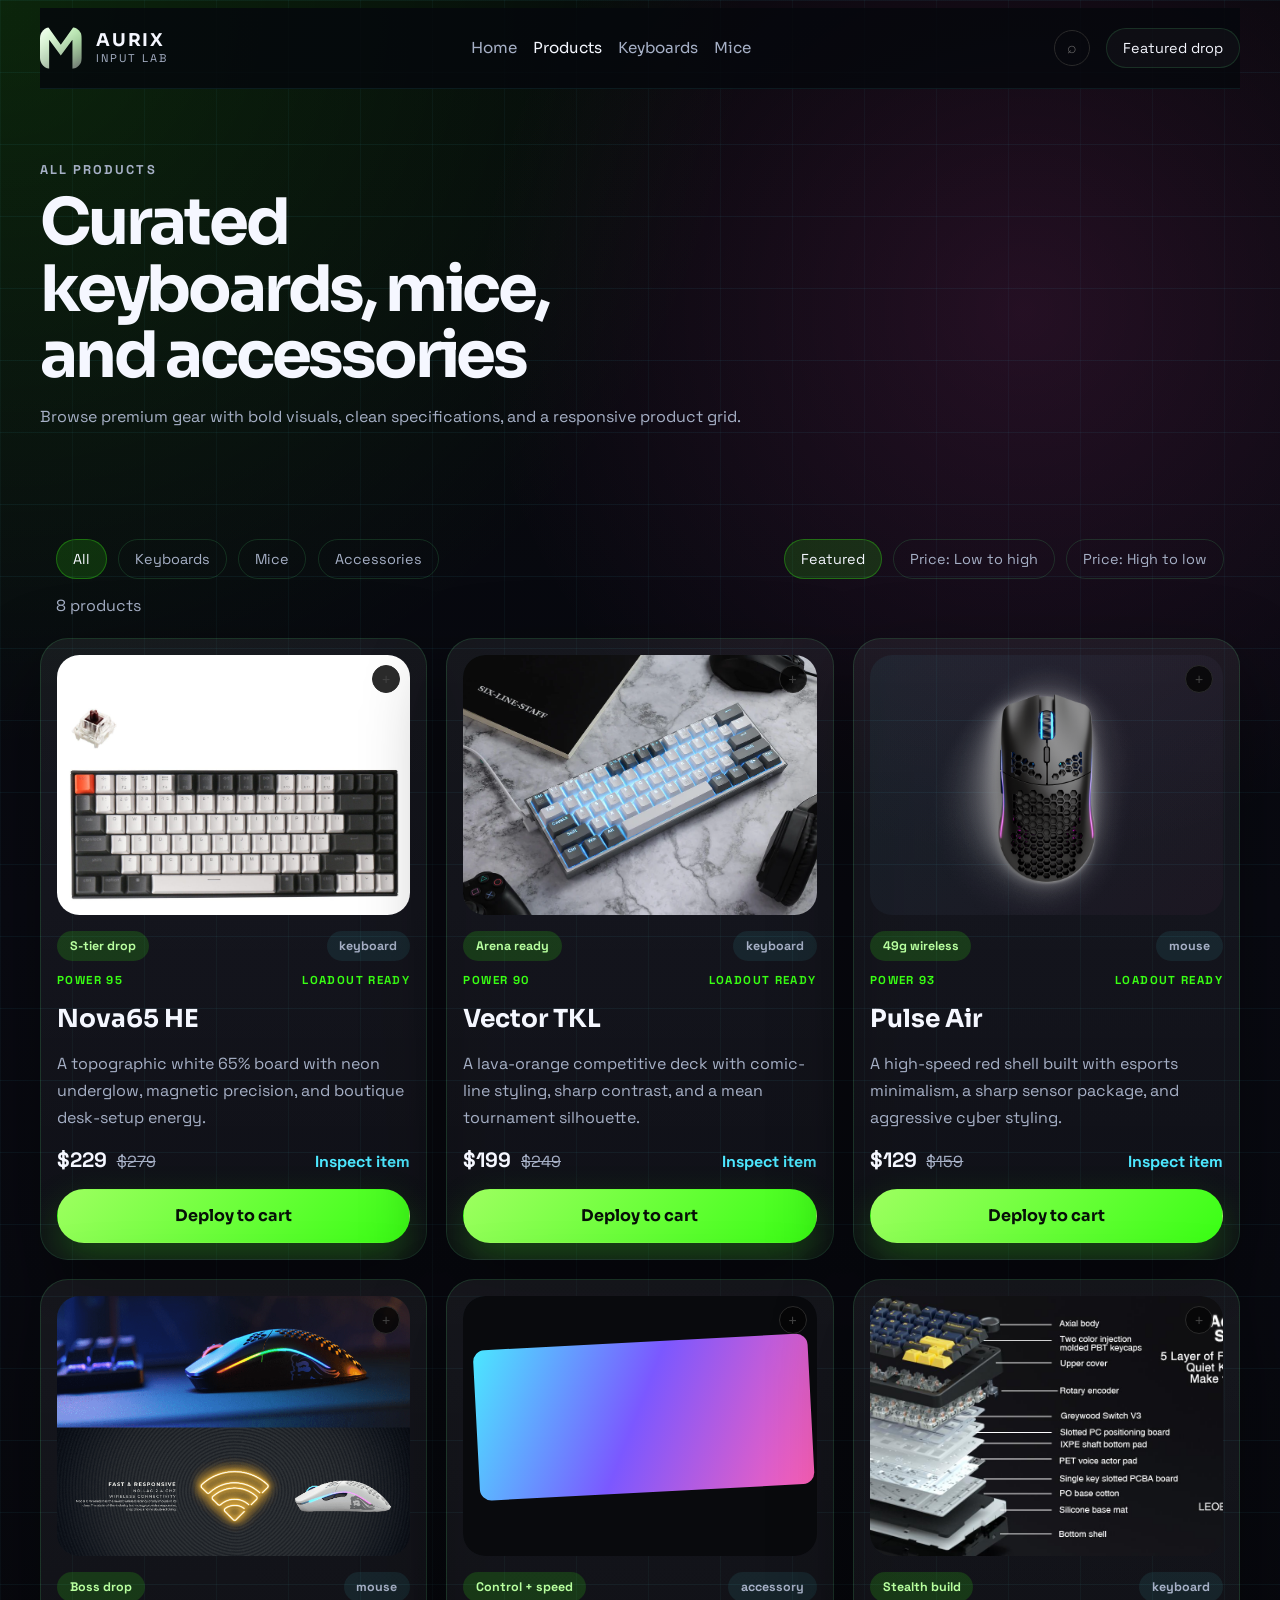
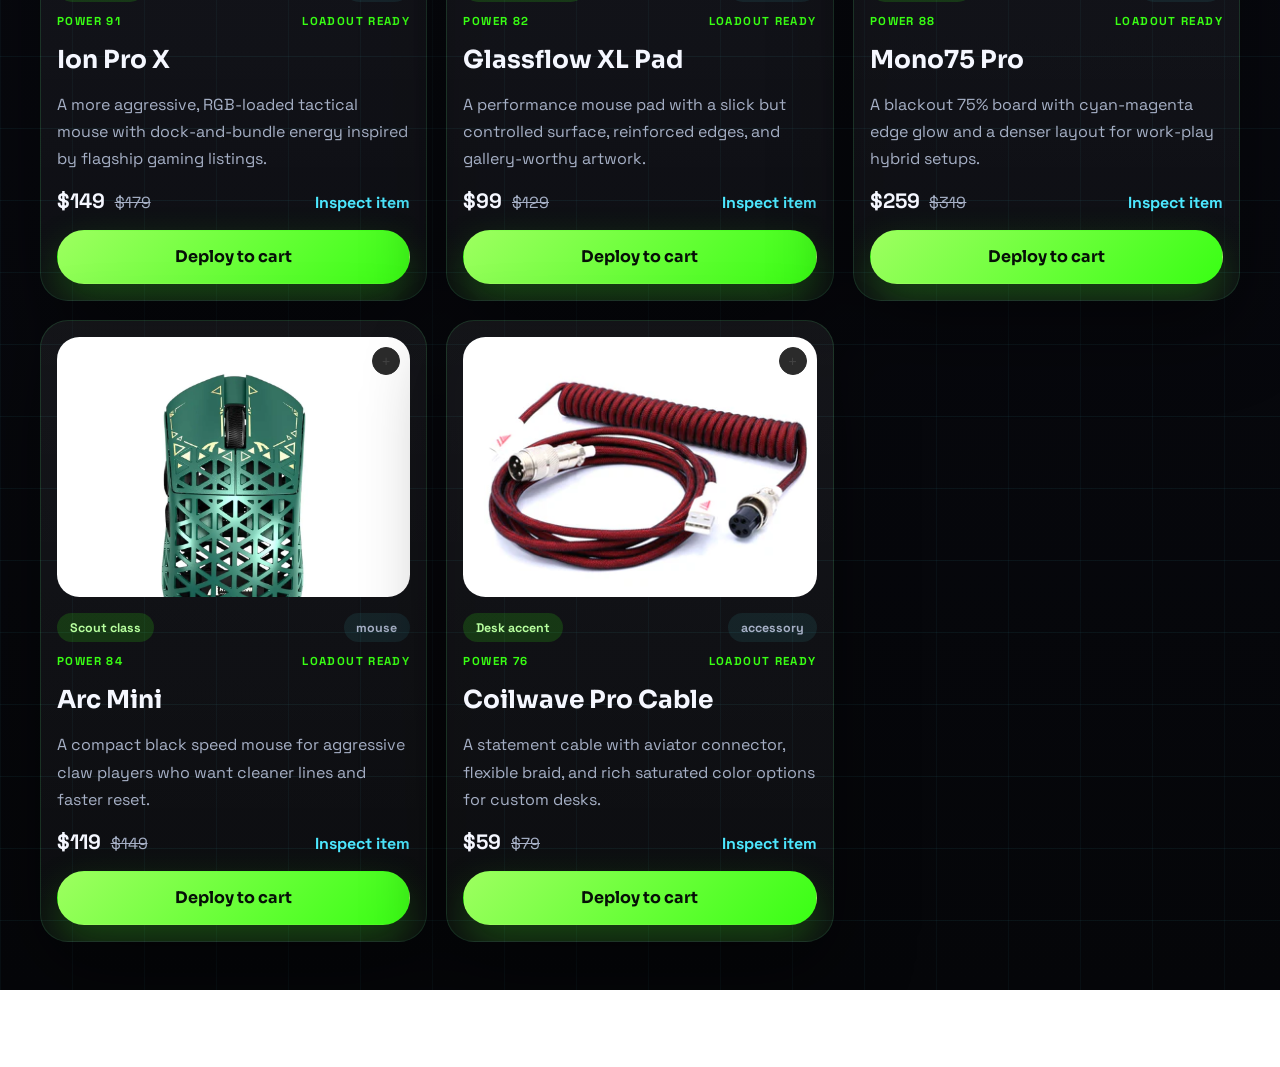
<file: products.html>
<!DOCTYPE html>
<html lang="en">
  <head>
    <link rel="icon" href="data:image/svg+xml,<svg xmlns='http://www.w3.org/2000/svg' viewBox='0 0 100 100'><rect width='100' height='100' rx='18' fill='%23111'/><rect x='20' y='25' width='60' height='50' rx='8' fill='none' stroke='%2300f0ff' stroke-width='6'/><rect x='35' y='40' width='14' height='14' rx='3' fill='%2300f0ff'/><rect x='55' y='40' width='14' height='14' rx='3' fill='%2300f0ff'/><rect x='35' y='58' width='34' height='10' rx='3' fill='%2300f0ff'/></svg>" />
    <meta charset="UTF-8" />
    <meta name="viewport" content="width=device-width, initial-scale=1.0" />
    <title>Shop All Gear | Aurix Input Lab</title>
    <link rel="preconnect" href="https://fonts.googleapis.com" />
    <link rel="preconnect" href="https://fonts.gstatic.com" crossorigin />
    <link
      href="https://fonts.googleapis.com/css2?family=Space+Grotesk:wght@400;500;700&family=Sora:wght@400;600;700;800&display=swap"
      rel="stylesheet"
    />
    <link rel="stylesheet" href="assets/css/styles.css" />
  </head>
  <body data-page="products">
    <div class="site-shell">
      <nav class="navbar navbar-inner">
        <a class="brand" href="index.html" aria-label="Aurix Input home">
          <span class="brand-mark"></span>
          <span class="brand-copy">
            <strong>AURIX</strong>
            <small>INPUT LAB</small>
          </span>
        </a>
        <button class="menu-toggle" aria-expanded="false" aria-label="Toggle menu">
          <span></span><span></span>
        </button>
        <div class="nav-links">
          <a href="index.html">Home</a>
          <a href="products.html" class="is-active">Products</a>
          <a href="products.html?category=keyboard">Keyboards</a>
          <a href="products.html?category=mouse">Mice</a>
        </div>
        <div class="nav-actions">
          <a class="nav-pill" href="product.html?slug=nova65-he">Featured drop</a>
        </div>
      </nav>

      <main>
        <section class="page-hero page-hero--catalog reveal">
          <p class="eyebrow">All products</p>
          <h1>Curated keyboards, mice, and accessories</h1>
          <p>
            Browse premium gear with bold visuals, clean specifications, and a responsive product grid.
          </p>
        </section>

        <section class="section reveal">
          <div class="filters">
            <div class="filter-group" data-filter-group="category">
              <button class="filter-chip is-active" data-filter="all">All</button>
              <button class="filter-chip" data-filter="keyboard">Keyboards</button>
              <button class="filter-chip" data-filter="mouse">Mice</button>
              <button class="filter-chip" data-filter="accessory">Accessories</button>
            </div>
            <div class="filter-group" data-filter-group="sort">
              <button class="filter-chip is-active" data-sort="featured">Featured</button>
              <button class="filter-chip" data-sort="price-low">Price: Low to high</button>
              <button class="filter-chip" data-sort="price-high">Price: High to low</button>
            </div>
          </div>
          <div class="catalog-meta">
            <p data-results-count>0 products</p>
          </div>
          <div class="product-grid" data-products-grid></div>
        </section>
      </main>
    </div>

    <script src="assets/js/products.js"></script>
    <script src="assets/js/main.js"></script>
    <script src="assets/js/listing.js"></script>
    <script src="assets/js/compare.js"></script>
    <script src="assets/js/search.js"></script>
  </body>
</html>
</file>
<file: assets/css/styles.css>
html {
  scroll-behavior: smooth;
}
:root {
  --bg: #07080d;
  --bg-soft: #10131a;
  --panel: rgba(255, 255, 255, 0.05);
  --panel-strong: rgba(255, 255, 255, 0.08);
  --text: #f5f7ff;
  --muted: #a6b0c6;
  --line: rgba(95, 255, 138, 0.14);
  --accent: #39ff14;
  --accent-2: #4de8ff;
  --accent-3: #ff47c8;
  --shadow: 0 30px 80px rgba(0, 0, 0, 0.45);
  --radius: 28px;
  --radius-sm: 18px;
  --max: 1200px;
}

* {
  box-sizing: border-box;
}

html {
  scroll-behavior: smooth;
}

body {
  margin: 0;
  font-family: "Space Grotesk", sans-serif;
  background:
    linear-gradient(rgba(77, 232, 255, 0.06) 1px, transparent 1px) 0 0 / 100% 72px,
    linear-gradient(90deg, rgba(77, 232, 255, 0.04) 1px, transparent 1px) 0 0 / 72px 100%,
    radial-gradient(circle at top left, rgba(57, 255, 20, 0.12), transparent 26%),
    radial-gradient(circle at 80% 12%, rgba(255, 71, 200, 0.12), transparent 22%),
    linear-gradient(180deg, #05070a 0%, #090a12 35%, #050609 100%);
  color: var(--text);
  overflow-x: hidden;
}

a {
  color: inherit;
  text-decoration: none;
}

img {
  max-width: 100%;
  display: block;
}

.site-shell {
  min-height: 100vh;
}

.topbar {
  overflow: hidden;
  border-bottom: 1px solid rgba(57, 255, 20, 0.18);
  background: linear-gradient(90deg, rgba(57, 255, 20, 0.9), rgba(77, 232, 255, 0.85));
  color: #071008;
}

.ticker {
  display: flex;
  gap: 2.5rem;
  padding: 0.85rem 1.5rem;
  white-space: nowrap;
  font-weight: 700;
  text-transform: uppercase;
  letter-spacing: 0.05em;
  animation: ticker 18s linear infinite;
}

@keyframes ticker {
  from {
    transform: translateX(0);
  }
  to {
    transform: translateX(-25%);
  }
}

.navbar,
.footer,
.hero,
.section,
.page-hero {
  width: min(calc(100% - 2rem), var(--max));
  margin: 0 auto;
}

.navbar {
  display: flex;
  align-items: center;
  justify-content: space-between;
  gap: 1rem;
  padding: 1.2rem 0;
  position: sticky;
  top: 0;
  z-index: 40;
  background: rgba(6, 8, 13, 0.82);
  backdrop-filter: blur(16px);
  border-bottom: 1px solid rgba(77, 232, 255, 0.08);
}

.navbar-inner {
  margin-top: 0.5rem;
}

.brand {
  display: inline-flex;
  align-items: center;
  gap: 0.9rem;
}

.brand-mark {
  width: 2.6rem;
  height: 2.6rem;
  border-radius: 0.7rem;
  background:
    linear-gradient(135deg, rgba(255,255,255,0.96), rgba(255,255,255,0.4)),
    linear-gradient(160deg, var(--accent), transparent);
  clip-path: polygon(0 100%, 0 0, 20% 0, 50% 42%, 80% 0, 100% 0, 100% 100%, 78% 100%, 78% 30%, 50% 68%, 22% 30%, 22% 100%);
}

.brand-copy {
  display: flex;
  flex-direction: column;
  line-height: 1;
}

.brand-copy strong,
.nav-links a,
.button,
.section-heading h2,
.page-hero h1,
.hero h1,
.product-card h3,
.detail-header h1,
.detail-section h2,
.detail-specs h2,
.footer-links a {
  font-family: "Sora", sans-serif;
}

.brand-copy strong {
  font-size: 1.1rem;
  letter-spacing: 0.1em;
}

.brand-copy small {
  font-size: 0.7rem;
  color: var(--muted);
  letter-spacing: 0.18em;
  margin-top: 0.25rem;
}

.nav-links,
.nav-actions {
  display: flex;
  align-items: center;
  gap: 1rem;
}

.nav-links a {
  font-size: 0.95rem;
  color: var(--muted);
  transition: color 220ms ease;
}

.nav-links a:hover,
.nav-links a.is-active {
  color: var(--text);
}

.nav-pill,
.filter-chip,
.chip {
  display: inline-flex;
  align-items: center;
  justify-content: center;
  border: 1px solid var(--line);
  border-radius: 999px;
  min-height: 2.5rem;
  padding: 0 1rem;
  font-size: 0.9rem;
}

.nav-pill {
  background: rgba(255, 255, 255, 0.03);
}

.menu-toggle {
  display: none;
  background: none;
  border: 0;
  padding: 0;
}

.menu-toggle span {
  display: block;
  width: 1.5rem;
  height: 2px;
  margin: 0.28rem 0;
  background: #fff;
}

.hero {
  display: grid;
  grid-template-columns: 1.05fr 0.95fr;
  align-items: center;
  gap: 3rem;
  padding: 5rem 0 5.5rem;
}

.section-note {
  color: var(--muted);
  max-width: 20rem;
  text-align: right;
}

.eyebrow {
  margin: 0 0 0.75rem;
  color: var(--accent);
  text-transform: uppercase;
  letter-spacing: 0.16em;
  font-size: 0.8rem;
  font-weight: 700;
}

.hero h1,
.page-hero h1,
.section-heading h2,
.story-copy h2,
.spotlight-copy h2,
.newsletter h2,
.detail-header h1,
.detail-section h2,
.detail-specs h2 {
  margin: 0;
  line-height: 1.04;
  letter-spacing: -0.05em;
}

.hero h1 {
  font-size: clamp(2.9rem, 7vw, 5.7rem);
  max-width: 10ch;
}

.hero-text,
.page-hero p,
.section-heading p,
.story-copy p,
.spotlight-copy p,
.newsletter p,
.detail-copy p,
.spec-list li {
  color: var(--muted);
}

.hero-text {
  margin: 1.4rem 0 0;
  max-width: 38rem;
  font-size: 1.1rem;
  line-height: 1.8;
}

.hero-cta {
  display: flex;
  flex-wrap: wrap;
  gap: 1rem;
  margin: 2rem 0 2.25rem;
}

.button {
  min-height: 3.35rem;
  padding: 0 1.35rem;
  border-radius: 999px;
  border: 1px solid transparent;
  display: inline-flex;
  align-items: center;
  justify-content: center;
  font-weight: 700;
  transition:
    transform 220ms ease,
    background 220ms ease,
    border-color 220ms ease,
    box-shadow 220ms ease;
}

.button:hover {
  transform: translateY(-2px);
}

.button-primary {
  color: #061007;
  background: linear-gradient(135deg, #9dff60, var(--accent));
  box-shadow: 0 18px 40px rgba(57, 255, 20, 0.24);
}

.button-secondary {
  background: rgba(77, 232, 255, 0.05);
  border-color: rgba(77, 232, 255, 0.18);
}

.hero-stats {
  list-style: none;
  padding: 0;
  margin: 0;
  display: grid;
  grid-template-columns: repeat(3, minmax(0, 1fr));
  gap: 1rem;
}

.hero-stats li,
.story-card,
.spotlight-card,
.category-card,
.product-card,
.detail-card,
.spec-card {
  background: linear-gradient(180deg, rgba(255,255,255,0.06), rgba(255,255,255,0.03));
  border: 1px solid var(--line);
  box-shadow: var(--shadow);
}

.hero-stats li {
  padding: 1.15rem;
  border-radius: var(--radius-sm);
}

.hero-stats strong {
  display: block;
  font-size: 1.35rem;
  margin-bottom: 0.35rem;
}

.hero-stats span {
  color: var(--muted);
  font-size: 0.92rem;
}

.hero-visual {
  position: relative;
  min-height: 34rem;
  border-radius: 2rem;
  overflow: hidden;
  background:
    linear-gradient(160deg, rgba(255,255,255,0.07), rgba(255,255,255,0.03)),
    radial-gradient(circle at 30% 30%, rgba(106, 213, 255, 0.18), transparent 28%),
    radial-gradient(circle at 75% 35%, rgba(255, 94, 168, 0.18), transparent 28%),
    #0f0f0f;
  border: 1px solid var(--line);
}

.hero-video,
.hero-device-image {
  position: absolute;
  inset: 0;
  width: 100%;
  height: 100%;
  object-fit: cover;
  object-position: center;
}

.hero-video {
  filter: saturate(1.1) contrast(1.05) brightness(0.88);
  transform: scale(1.04);
}

.hero-visual::after {
  content: "";
  position: absolute;
  inset: 0;
  background:
    linear-gradient(180deg, rgba(7, 8, 12, 0.18), rgba(7, 8, 12, 0.62)),
    radial-gradient(circle at 70% 35%, transparent, rgba(4, 5, 8, 0.45));
  pointer-events: none;
}

.orb {
  position: absolute;
  border-radius: 999px;
  filter: blur(6px);
}

.orb-one {
  width: 16rem;
  height: 16rem;
  background: rgba(106, 213, 255, 0.18);
  top: -2rem;
  right: -3rem;
}

.orb-two {
  width: 14rem;
  height: 14rem;
  background: rgba(255, 94, 168, 0.18);
  bottom: -2rem;
  left: -2rem;
}

.device-stage {
  position: absolute;
  inset: 0;
}

.glass-card {
  background: linear-gradient(180deg, rgba(13, 18, 27, 0.92), rgba(9, 13, 19, 0.84));
  border: 1px solid rgba(77, 232, 255, 0.14);
  box-shadow: var(--shadow);
  backdrop-filter: blur(16px);
}

.hero-overlay-card {
  position: absolute;
  right: 1.5rem;
  bottom: 1.5rem;
  width: min(22rem, calc(100% - 3rem));
  padding: 1.2rem 1.25rem;
  border-radius: 1.4rem;
  z-index: 2;
}

.hero-overlay-card strong {
  display: block;
  margin: 0.7rem 0 0.35rem;
  font-family: "Sora", sans-serif;
  font-size: 1.25rem;
}

.hero-overlay-card p {
  margin: 0;
  color: var(--muted);
  line-height: 1.6;
}

.product-art {
  position: relative;
  overflow: hidden;
}

.product-art--hero {
  position: absolute;
  width: 78%;
  aspect-ratio: 1.7;
  bottom: 4.3rem;
  left: 2.5rem;
  border-radius: 2rem;
  transform: perspective(900px) rotateX(12deg) rotateZ(-10deg);
  background: linear-gradient(135deg, rgba(104, 223, 255, 0.9), rgba(255, 98, 169, 0.9));
  box-shadow: 0 28px 70px rgba(0, 0, 0, 0.45);
}

.product-art--hero::after {
  content: "";
  position: absolute;
  inset: 0;
  background:
    linear-gradient(90deg, rgba(255,255,255,0.13) 1px, transparent 1px) 0 0 / 10% 100%,
    linear-gradient(rgba(255,255,255,0.12) 1px, transparent 1px) 0 0 / 100% 20%;
  mix-blend-mode: screen;
  opacity: 0.75;
}

.keyboard-plate {
  position: absolute;
  inset: 0.6rem;
  border-radius: 1.6rem;
  background: linear-gradient(145deg, rgba(255,255,255,0.1), rgba(0,0,0,0.12));
  border: 1px solid rgba(255,255,255,0.35);
}

.keyboard-keys {
  position: absolute;
  inset: 1.2rem;
  border-radius: 1.3rem;
  background:
    linear-gradient(90deg, rgba(0,0,0,0.18) 1px, transparent 1px) 0 0 / 10% 100%,
    linear-gradient(rgba(0,0,0,0.18) 1px, transparent 1px) 0 0 / 100% 20%;
}

.product-art--hero-mouse {
  position: absolute;
  right: 3rem;
  bottom: 6rem;
  width: 9rem;
  aspect-ratio: 0.7;
  border-radius: 50% 50% 44% 44%;
  transform: rotate(14deg);
  background: linear-gradient(180deg, #ffffff, #dcdcdc);
  box-shadow: 0 20px 60px rgba(0, 0, 0, 0.42);
}

.mouse-shell {
  position: absolute;
  inset: 0;
  border-radius: inherit;
  background:
    radial-gradient(circle at 50% 24%, rgba(20, 20, 20, 0.7), rgba(20, 20, 20, 0.7) 5%, transparent 6%),
    linear-gradient(90deg, transparent 48%, rgba(20, 20, 20, 0.14) 49%, rgba(20,20,20,0.14) 51%, transparent 52%);
}

.section,
.page-hero {
  padding: 3rem 0;
}

.immersive {
  padding-top: 0.5rem;
}

.experience-layout {
  display: grid;
  grid-template-columns: 1.15fr 0.85fr;
  gap: 1.4rem;
  align-items: start;
}

.experience-media {
  position: sticky;
  top: 6.5rem;
  padding: 1rem;
  border-radius: 2rem;
  min-height: 38rem;
}

.experience-media-frame {
  border-radius: 1.6rem;
  overflow: hidden;
  background: rgba(255,255,255,0.03);
  min-height: 27rem;
}

.experience-media-meta {
  padding: 1.2rem 0.35rem 0.2rem;
}

.experience-media-meta h3 {
  margin: 0.8rem 0 0.5rem;
  font-family: "Sora", sans-serif;
  font-size: clamp(1.6rem, 3vw, 2.4rem);
}

.experience-media-meta p {
  margin: 0;
  color: var(--muted);
  line-height: 1.7;
}

.experience-steps {
  display: grid;
  gap: 1rem;
}

.story-step {
  padding: 1.35rem;
  border-radius: 1.6rem;
  transition: transform 220ms ease, border-color 220ms ease, background 220ms ease;
}

.story-step.is-active {
  border-color: rgba(57, 255, 20, 0.35);
  background: linear-gradient(180deg, rgba(57, 255, 20, 0.08), rgba(77,232,255,0.03));
}

.story-step h3 {
  margin: 0.2rem 0 0.5rem;
  font-family: "Sora", sans-serif;
  font-size: 1.35rem;
}

.story-step p {
  color: var(--muted);
  line-height: 1.6;
}

.story-step ul {
  margin: 1rem 0 0;
  padding: 0;
  list-style: none;
  display: grid;
  gap: 0.65rem;
}

.story-step li {
  color: #d7d0c8;
  position: relative;
  padding-left: 1rem;
}

.story-step li::before {
  content: "";
  position: absolute;
  left: 0;
  top: 0.62rem;
  width: 0.38rem;
  height: 0.38rem;
  border-radius: 999px;
  background: linear-gradient(135deg, var(--accent-2), var(--accent-3));
}

.story-index {
  color: var(--accent);
  font-family: "Sora", sans-serif;
  letter-spacing: 0.18em;
  font-size: 0.82rem;
}

.section-heading {
  margin-bottom: 1.8rem;
}

.section-heading.split {
  display: flex;
  align-items: end;
  justify-content: space-between;
  gap: 1rem;
}

.section-heading h2,
.story-copy h2,
.spotlight-copy h2,
.newsletter h2,
.detail-section h2,
.detail-specs h2 {
  font-size: clamp(2rem, 4vw, 3.2rem);
}

.text-link {
  color: var(--accent-2);
  font-weight: 700;
}

.category-grid,
.product-grid {
  display: grid;
  grid-template-columns: repeat(12, minmax(0, 1fr));
  gap: 1.2rem;
}

.category-card {
  grid-column: span 4;
  padding: 1.25rem;
  border-radius: var(--radius);
  min-height: 22rem;
  position: relative;
  transition: transform 220ms ease, border-color 220ms ease;
}

.category-card:hover,
.product-card:hover,
.story-card:hover {
  transform: translateY(-6px);
  border-color: rgba(57, 255, 20, 0.35);
}

.category-card h3,
.product-card h3,
.story-card h3 {
  margin: 1rem 0 0.65rem;
  font-size: 1.55rem;
}

.category-card p,
.product-card p,
.story-card p,
.spec-card p {
  color: var(--muted);
  line-height: 1.7;
}

.category-art {
  height: 13.5rem;
  border-radius: 1.5rem;
  background: #141414;
  position: relative;
  overflow: hidden;
}

.category-art img {
  width: 100%;
  height: 100%;
  object-fit: cover;
}

.featured-grid .product-card:nth-child(1),
.featured-grid .product-card:nth-child(4) {
  grid-column: span 6;
}

.product-card {
  grid-column: span 4;
  border-radius: var(--radius);
  padding: 1rem;
  overflow: hidden;
  transition: transform 220ms ease, border-color 220ms ease;
}

.product-card-visual {
  position: relative;
  min-height: 15rem;
  border-radius: 1.4rem;
  overflow: hidden;
  margin-bottom: 1rem;
  background: linear-gradient(135deg, rgba(77,232,255,0.06), rgba(255,71,200,0.03));
}

.product-render {
  width: 100%;
  height: 100%;
  display: block;
  object-fit: cover;
}

.product-render--thumb {
  object-fit: cover;
}

.product-card-hud {
  display: flex;
  justify-content: space-between;
  gap: 0.75rem;
  margin-bottom: 0.8rem;
  color: var(--accent);
  text-transform: uppercase;
  letter-spacing: 0.12em;
  font-size: 0.72rem;
  font-weight: 700;
}

.art {
  position: relative;
  width: 100%;
  height: 100%;
  overflow: hidden;
}

.art-card,
.art-detail,
.art-thumb {
  min-height: inherit;
}

.art-card,
.art-detail,
.art-thumb,
.art-keyboard,
.art-mouse-wrap,
.art-cable-wrap,
.art-pad-wrap {
  background:
    radial-gradient(circle at 20% 20%, rgba(255, 255, 255, 0.1), transparent 24%),
    linear-gradient(135deg, var(--art-a), var(--art-b) 60%, var(--art-c));
}

.art-detail {
  min-height: 28rem;
}

.art-thumb {
  min-height: 4.5rem;
}

.art-keyboard .art-surface {
  position: absolute;
  inset: 8%;
  border-radius: 1.2rem;
  border: 1px solid rgba(255, 255, 255, 0.5);
  background: linear-gradient(145deg, rgba(255,255,255,0.12), rgba(0,0,0,0.14));
}

.art-keyboard .art-grid {
  position: absolute;
  inset: 15%;
  border-radius: 0.9rem;
  background:
    linear-gradient(90deg, rgba(255,255,255,0.22) 1px, transparent 1px) 0 0 / 10% 100%,
    linear-gradient(rgba(255,255,255,0.22) 1px, transparent 1px) 0 0 / 100% 20%;
}

.art-mouse-wrap {
  display: grid;
  place-items: center;
}

.art-mouse {
  width: 35%;
  aspect-ratio: 0.72;
  border-radius: 50% 50% 42% 42%;
  background:
    radial-gradient(circle at 50% 22%, rgba(0,0,0,0.75), rgba(0,0,0,0.75) 5%, transparent 6%),
    linear-gradient(90deg, transparent 48%, rgba(0,0,0,0.18) 49%, rgba(0,0,0,0.18) 51%, transparent 52%),
    linear-gradient(180deg, #ffffff, rgba(255,255,255,0.72));
  box-shadow: 0 20px 50px rgba(0,0,0,0.3);
}

.art-cable-wrap {
  position: relative;
  background: linear-gradient(135deg, rgba(18,18,18,0.95), rgba(255,255,255,0.05));
}

.art-cable {
  position: absolute;
  inset: 20% 12%;
  border-radius: 999px;
  background:
    repeating-radial-gradient(circle at 12% 50%, transparent 0 0.5rem, var(--art-a) 0.52rem 0.82rem, transparent 0.84rem 1rem),
    linear-gradient(90deg, var(--art-b), var(--art-c));
  clip-path: polygon(0 42%, 35% 42%, 38% 18%, 50% 18%, 54% 42%, 100% 42%, 100% 58%, 54% 58%, 50% 82%, 38% 82%, 35% 58%, 0 58%);
}

.art-pad-wrap {
  position: relative;
}

.art-pad {
  position: absolute;
  inset: 12%;
  border-radius: 1.2rem;
  background:
    radial-gradient(circle at 25% 25%, rgba(255,255,255,0.28), transparent 20%),
    radial-gradient(circle at 75% 60%, rgba(255,255,255,0.22), transparent 24%),
    linear-gradient(135deg, var(--art-a), var(--art-b) 60%, var(--art-c));
  box-shadow: inset 0 0 0 1px rgba(255,255,255,0.16);
}

.product-card-tags {
  display: flex;
  align-items: center;
  justify-content: space-between;
  gap: 0.7rem;
  margin-bottom: 0.75rem;
}

.pill-sale,
.pill-category {
  display: inline-flex;
  align-items: center;
  min-height: 1.85rem;
  padding: 0 0.8rem;
  border-radius: 999px;
  font-size: 0.78rem;
  font-weight: 700;
}

.pill-sale {
  background: rgba(57, 255, 20, 0.16);
  color: #b8ff9f;
}

.pill-category {
  background: rgba(77, 232, 255, 0.08);
  color: var(--muted);
}

.product-meta {
  display: flex;
  align-items: baseline;
  justify-content: space-between;
  gap: 1rem;
}

.product-card-action {
  margin-top: 1rem;
}

.product-card-action .button {
  width: 100%;
}

.price {
  display: flex;
  align-items: baseline;
  gap: 0.6rem;
  flex-wrap: wrap;
}

.price strong {
  font-size: 1.3rem;
}

.price span {
  color: var(--muted);
  text-decoration: line-through;
}

.story-section {
  display: grid;
  grid-template-columns: 1fr 1fr;
  gap: 1.5rem;
  align-items: stretch;
}

.product-marquee {
  display: grid;
  grid-template-columns: 0.9fr 1.1fr;
  gap: 1.4rem;
  align-items: center;
}

.marquee-copy p {
  color: var(--muted);
  line-height: 1.75;
}

.marquee-stack {
  position: relative;
  min-height: 28rem;
}

.marquee-panel {
  position: absolute;
  width: min(100%, 34rem);
  border-radius: 2rem;
  overflow: hidden;
}

.marquee-panel img {
  width: 100%;
  height: 100%;
  object-fit: cover;
}

.marquee-panel:first-child {
  left: 0;
  top: 0;
}

.marquee-panel--offset {
  right: 0;
  bottom: 0;
  width: min(72%, 24rem);
}

.story-points {
  display: grid;
  gap: 1rem;
  margin-top: 1.8rem;
}

.story-points article {
  padding-bottom: 1rem;
  border-bottom: 1px solid var(--line);
}

.story-points strong,
.spec-card strong {
  display: block;
  margin-bottom: 0.35rem;
  font-family: "Sora", sans-serif;
}

.story-panel {
  position: relative;
  border-radius: var(--radius);
  overflow: hidden;
  min-height: 26rem;
  background:
    radial-gradient(circle at 25% 20%, rgba(106, 213, 255, 0.24), transparent 22%),
    radial-gradient(circle at 75% 80%, rgba(255, 94, 168, 0.2), transparent 24%),
    linear-gradient(180deg, rgba(255,255,255,0.05), rgba(255,255,255,0.02));
  border: 1px solid var(--line);
}

.story-showcase {
  position: absolute;
  inset: 0;
  width: 100%;
  height: 100%;
  object-fit: cover;
  opacity: 0.88;
}

.panel-glow {
  position: absolute;
  inset: auto 0 0 auto;
  width: 18rem;
  height: 18rem;
  border-radius: 999px;
  background: rgba(57, 255, 20, 0.18);
  filter: blur(36px);
}

.story-card {
  position: absolute;
  right: 2rem;
  bottom: 2rem;
  max-width: 22rem;
  padding: 1.5rem;
  border-radius: 1.5rem;
  backdrop-filter: blur(14px);
}

.chip {
  width: fit-content;
  background: rgba(255,255,255,0.06);
}

.mini-specs {
  display: flex;
  flex-wrap: wrap;
  gap: 0.6rem;
  margin: 1rem 0 1.4rem;
}

.mini-specs span {
  font-size: 0.85rem;
  color: var(--muted);
  border-bottom: 1px solid rgba(255,255,255,0.12);
  padding-bottom: 0.2rem;
}

.spotlight-card {
  border-radius: var(--radius);
  padding: 2rem;
  display: grid;
  grid-template-columns: 1fr 1fr;
  gap: 1rem;
  align-items: center;
}

.spotlight-stack {
  min-height: 18rem;
  position: relative;
}

.spotlight-image {
  width: 100%;
  height: 100%;
  object-fit: contain;
  filter: drop-shadow(0 26px 40px rgba(0, 0, 0, 0.34));
  transform: translateY(0);
}

.newsletter {
  display: flex;
  align-items: center;
  justify-content: space-between;
  gap: 1.5rem;
  padding-bottom: 4.5rem;
}

.newsletter-form {
  display: flex;
  align-items: center;
  gap: 0.8rem;
  flex: 1;
  justify-content: end;
}

.newsletter-form input {
  width: min(100%, 24rem);
  min-height: 3.35rem;
  padding: 0 1rem;
  border-radius: 999px;
  border: 1px solid var(--line);
  background: rgba(255,255,255,0.04);
  color: var(--text);
}

.footer {
  padding: 0 0 3rem;
  display: flex;
  align-items: end;
  justify-content: space-between;
  gap: 1rem;
}

.footer p {
  color: var(--muted);
}

.footer-links {
  display: flex;
  gap: 1rem;
  color: var(--muted);
}

.page-hero {
  padding-top: 4.5rem;
}

.page-hero h1 {
  font-size: clamp(2.4rem, 5vw, 4.4rem);
  max-width: 11ch;
}

.filters,
.catalog-meta,
.detail-grid,
.detail-section,
.detail-specs,
.related-products {
  width: min(calc(100% - 2rem), var(--max));
  margin: 0 auto;
}

.filters {
  display: flex;
  flex-wrap: wrap;
  align-items: center;
  justify-content: space-between;
  gap: 1rem;
  margin-bottom: 1rem;
}

.filter-group {
  display: flex;
  flex-wrap: wrap;
  gap: 0.7rem;
}

.filter-chip {
  background: transparent;
  color: var(--muted);
  cursor: pointer;
  font-family: inherit;
}

.filter-chip.is-active {
  background: rgba(57, 255, 20, 0.14);
  border-color: rgba(57, 255, 20, 0.3);
  color: var(--text);
}

.catalog-meta {
  margin-bottom: 1.4rem;
  color: var(--muted);
}

.detail-grid {
  display: grid;
  grid-template-columns: 1.1fr 0.9fr;
  gap: 1.5rem;
  align-items: start;
  padding-top: 4rem;
}

.detail-gallery,
.detail-copy,
.detail-section,
.detail-specs {
  background: linear-gradient(180deg, rgba(11, 16, 23, 0.94), rgba(8, 11, 17, 0.88));
  border: 1px solid var(--line);
  border-radius: var(--radius);
  box-shadow: var(--shadow);
}

.detail-gallery {
  padding: 1.2rem;
}

.detail-visual {
  min-height: 28rem;
  border-radius: 1.8rem;
  overflow: hidden;
  transition: transform 260ms ease;
  background: linear-gradient(135deg, rgba(255,255,255,0.04), rgba(255,255,255,0.02));
}

.detail-thumbs {
  display: grid;
  grid-template-columns: repeat(4, minmax(0, 1fr));
  gap: 0.8rem;
  margin-top: 0.9rem;
}

.thumb {
  min-height: 4.5rem;
  border-radius: 1rem;
  border: 1px solid var(--line);
  background: rgba(255,255,255,0.03);
  cursor: pointer;
  padding: 0;
  overflow: hidden;
}

.thumb.is-active {
  border-color: rgba(57, 255, 20, 0.4);
}

.detail-copy {
  padding: 2rem;
  position: sticky;
  top: 6.5rem;
}

.detail-header {
  margin-bottom: 1.2rem;
}

.detail-header h1 {
  font-size: clamp(2rem, 4vw, 3.6rem);
}

.detail-price {
  margin: 1.4rem 0;
}

.detail-price strong {
  font-size: 2rem;
  display: inline-block;
  margin-right: 0.7rem;
  color: #fff;
}

.detail-hud,
.detail-actions {
  display: flex;
  flex-wrap: wrap;
  gap: 0.75rem;
}

.detail-hud {
  margin-bottom: 1rem;
}

.detail-stat {
  min-height: 2.2rem;
  padding: 0 0.95rem;
  display: inline-flex;
  align-items: center;
  border-radius: 999px;
  background: rgba(77, 232, 255, 0.08);
  border: 1px solid rgba(77, 232, 255, 0.16);
  color: var(--accent-2);
  text-transform: uppercase;
  letter-spacing: 0.12em;
  font-size: 0.72rem;
  font-weight: 700;
}

.detail-actions {
  margin-bottom: 1.2rem;
}

.detail-copy ul {
  list-style: none;
  padding: 0;
  margin: 1.4rem 0 0;
  display: grid;
  gap: 0.9rem;
}

.detail-copy li {
  display: flex;
  gap: 0.75rem;
  color: var(--muted);
}

.detail-copy li::before {
  content: "";
  width: 0.5rem;
  height: 0.5rem;
  margin-top: 0.55rem;
  border-radius: 999px;
  background: linear-gradient(135deg, var(--accent), var(--accent-3));
  flex: 0 0 auto;
}

.detail-section,
.detail-specs {
  margin-top: 1.4rem;
  padding: 2rem;
}

.spec-list {
  margin: 1rem 0 0;
  padding-left: 1.2rem;
  line-height: 1.8;
}

.spec-grid {
  display: grid;
  grid-template-columns: repeat(3, minmax(0, 1fr));
  gap: 1rem;
  margin-top: 1.4rem;
}

.spec-card {
  padding: 1.2rem;
  border-radius: 1.25rem;
}

.related-products {
  padding: 1.4rem 0 4.5rem;
}

.reveal {
  opacity: 0;
  transform: translateY(24px);
  transition: opacity 700ms ease, transform 700ms ease;
}

.reveal.is-visible {
  opacity: 1;
  transform: translateY(0);
}

[data-parallax] {
  will-change: transform;
}

[data-tilt] {
  transform-style: preserve-3d;
  transition: transform 180ms ease;
}

@media (max-width: 1000px) {
  .hero,
  .experience-layout,
  .product-marquee,
  .story-section,
  .spotlight-card,
  .detail-grid,
  .newsletter {
    grid-template-columns: 1fr;
  }

  .hero {
    padding-top: 3.5rem;
  }

  .hero-visual,
  .story-panel {
    min-height: 24rem;
  }

  .experience-media {
    position: static;
    min-height: auto;
  }

  .marquee-stack {
    min-height: 24rem;
  }

  .category-card,
  .product-card,
  .featured-grid .product-card:nth-child(1),
  .featured-grid .product-card:nth-child(4) {
    grid-column: span 6;
  }

  .detail-copy {
    position: static;
  }

  .spec-grid {
    grid-template-columns: 1fr 1fr;
  }
}

@media (max-width: 760px) {
  .navbar {
    flex-wrap: wrap;
  }

  .menu-toggle {
    display: block;
    margin-left: auto;
  }

  .nav-links,
  .nav-actions {
    display: none;
    width: 100%;
    flex-direction: column;
    align-items: flex-start;
    padding-top: 0.5rem;
  }

  .navbar.menu-open .nav-links,
  .navbar.menu-open .nav-actions {
    display: flex;
  }

  .hero h1,
  .page-hero h1,
  .section-heading h2,
  .story-copy h2,
  .spotlight-copy h2,
  .newsletter h2,
  .detail-header h1 {
    max-width: none;
  }

  .hero-stats,
  .category-card,
  .product-card,
  .featured-grid .product-card:nth-child(1),
  .featured-grid .product-card:nth-child(4) {
    grid-column: span 12;
  }

  .hero-stats {
    grid-template-columns: 1fr;
  }

  .section-heading.split,
  .filters,
  .newsletter {
    align-items: flex-start;
  }

  .section-note {
    text-align: left;
  }

  .hero-overlay-card {
    right: 1rem;
    bottom: 1rem;
    width: calc(100% - 2rem);
  }

  .marquee-panel,
  .marquee-panel--offset {
    position: relative;
    width: 100%;
    left: auto;
    right: auto;
    top: auto;
    bottom: auto;
  }

  .marquee-stack {
    display: grid;
    gap: 1rem;
    min-height: auto;
  }

  .newsletter-form {
    width: 100%;
    flex-direction: column;
    align-items: stretch;
  }

  .newsletter-form input {
    width: 100%;
  }

  .spec-grid {
    grid-template-columns: 1fr;
  }

  .footer {
    flex-direction: column;
    align-items: flex-start;
  }
}
/* Fix experience layout after removing media panel */
.experience-layout {
  display: block !important;
}

.experience-steps {
  width: 100%;
  max-width: 800px;
  margin: 0 auto;
}
/* Fix product card image sizing */
.product-card-visual {
  overflow: hidden;
  height: 260px;
}

.product-render--card {
  width: 100%;
  height: 260px;
  object-fit: cover;
  object-position: center top;
}
/* Fix detail page main image */
.detail-visual {
  overflow: hidden;
  max-height: 520px;
}

.product-render--detail {
  width: 100%;
  max-height: 520px;
  object-fit: contain;
  object-position: center;
}
/* Hide broken experience section */
#experience {
  display: none !important;
}
body, main, .site-shell {
  overflow-x: hidden;
}
/* Fix category card image sizing */
.category-art {
  overflow: hidden;
  height: 180px;
  border-radius: 8px;
}

.category-art img {
  width: 100%;
  height: 180px;
  object-fit: cover;
  object-position: center;
}
html {
  overflow-x: hidden;
}

.category-grid {
  overflow: hidden;
}

.experience-media,
[data-scrolly-media] {
  display: none !important;
}
/* Page fade in */
body {
  animation: page-fade-in 0.4s ease both;
}

@keyframes page-fade-in {
  from { opacity: 0; transform: translateY(6px); }
  to   { opacity: 1; transform: translateY(0); }
}
* {
  cursor: auto;
}
html, body, * {
  cursor: auto !important;
}
</file>
